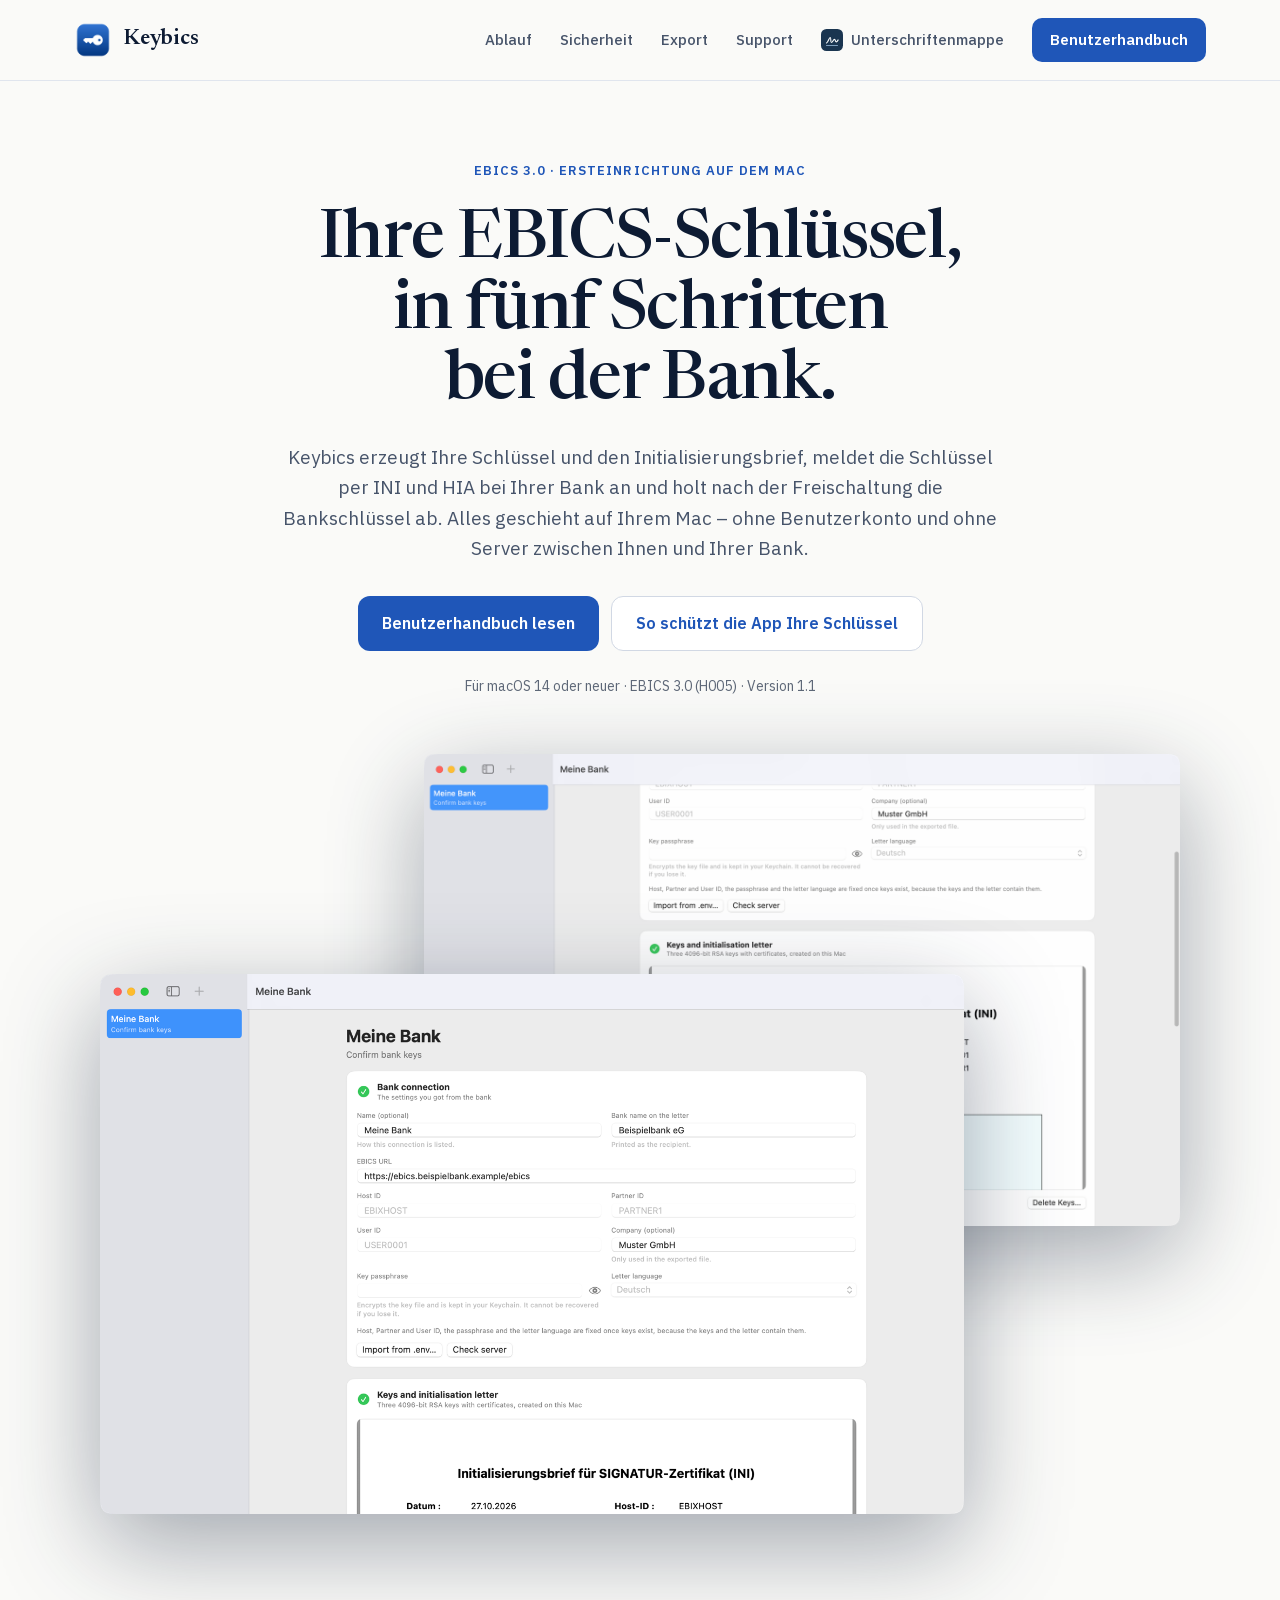
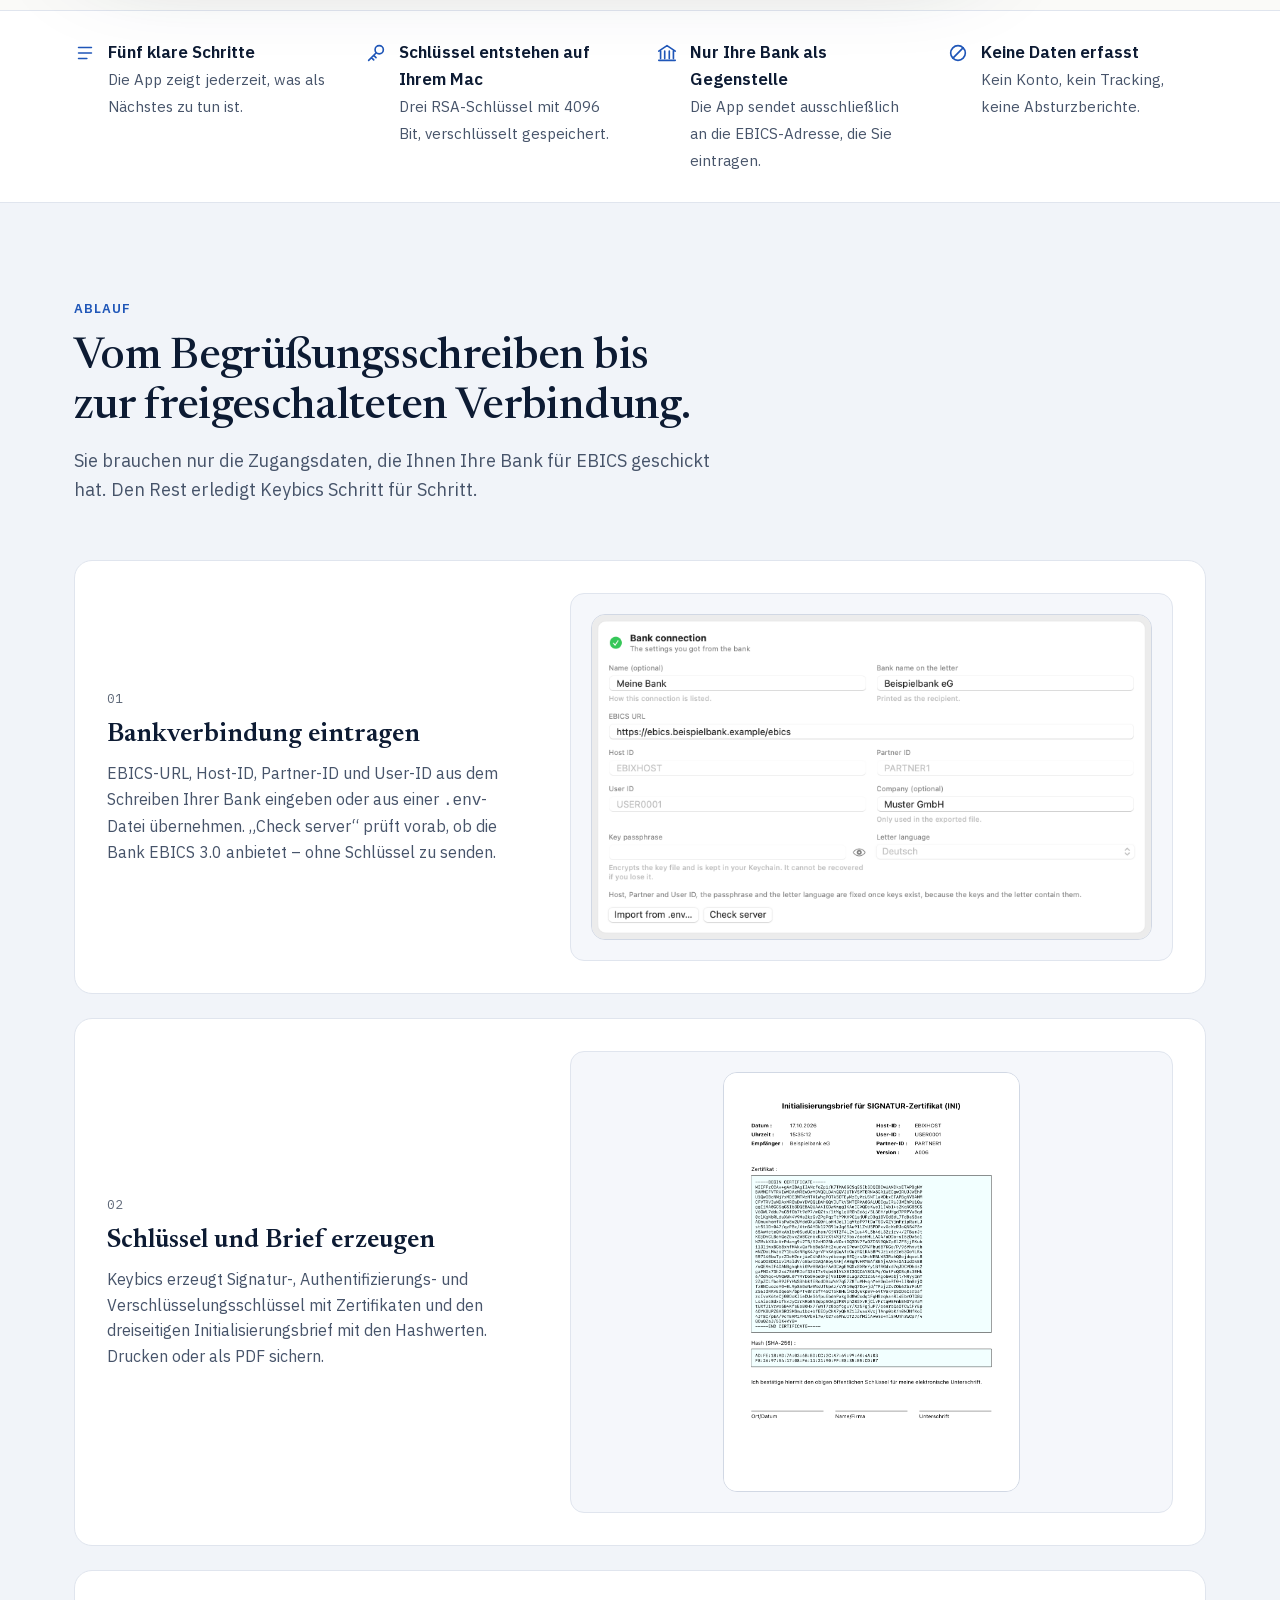
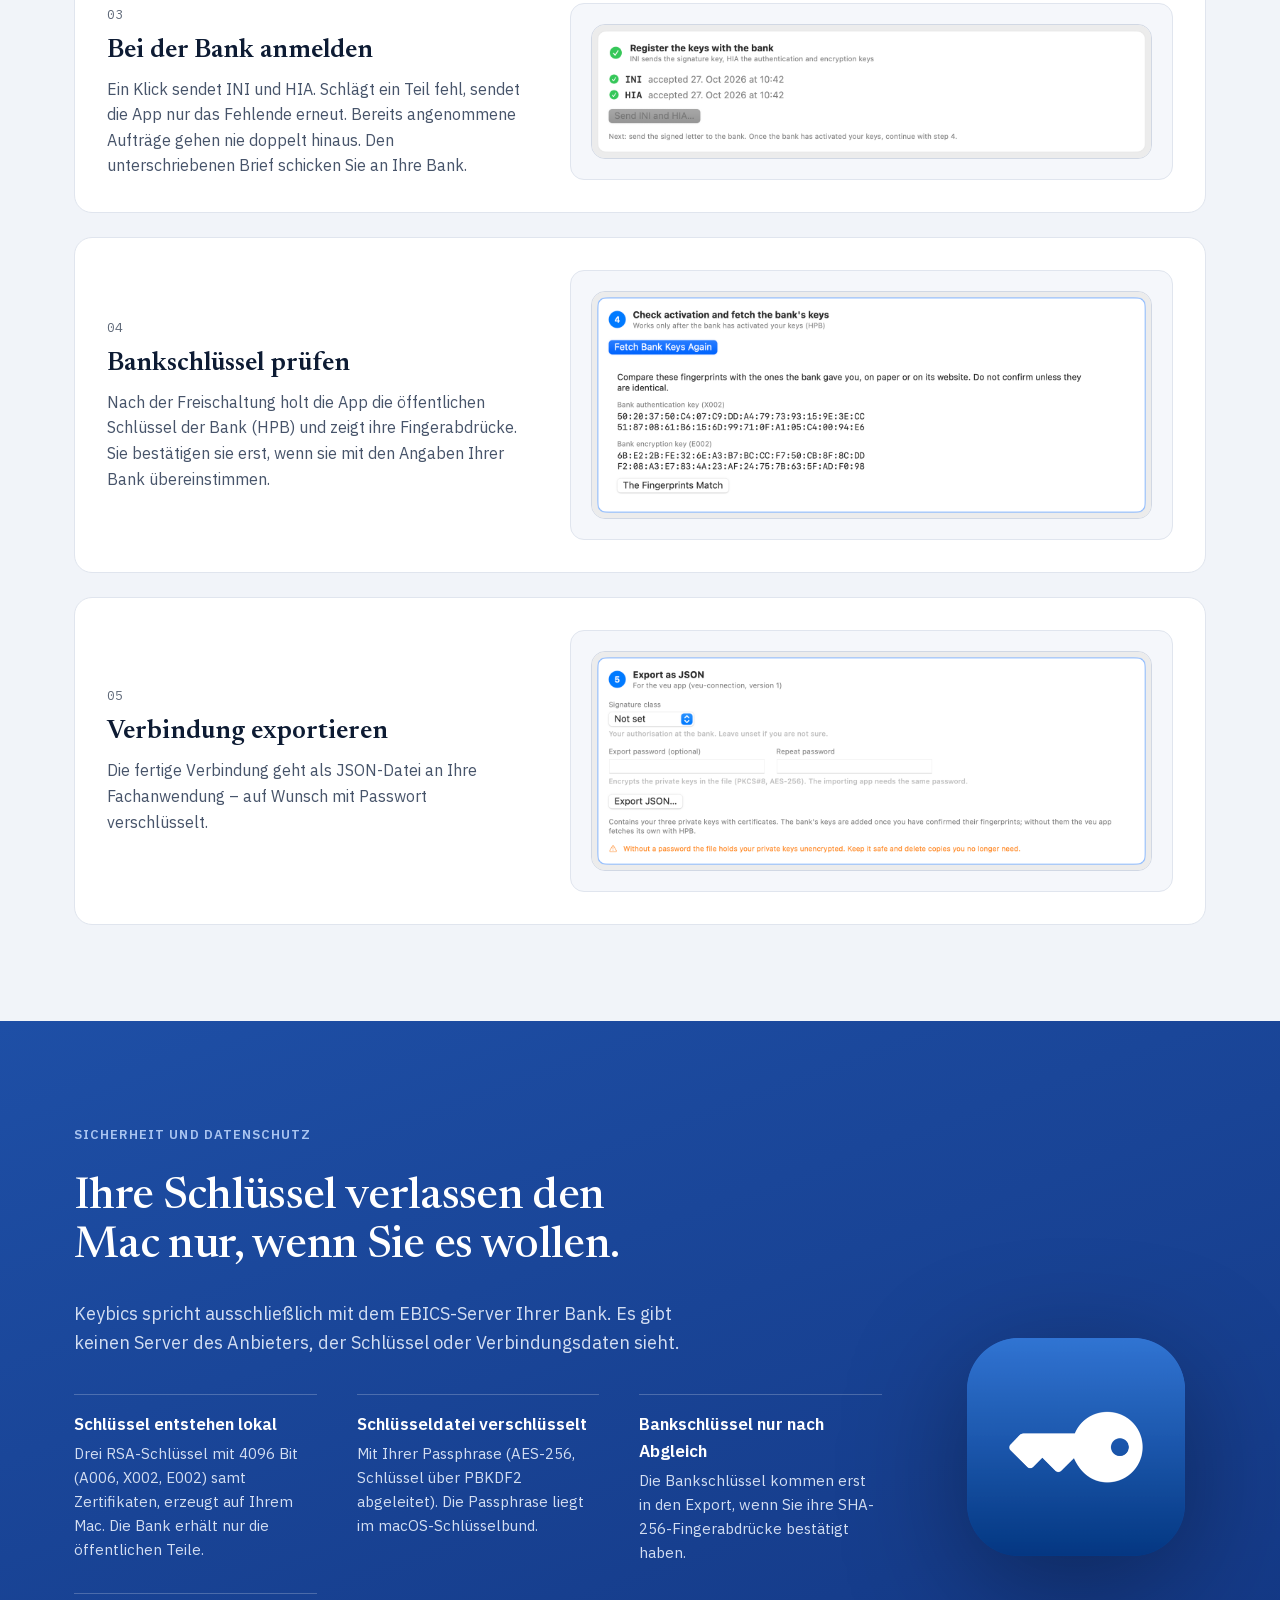
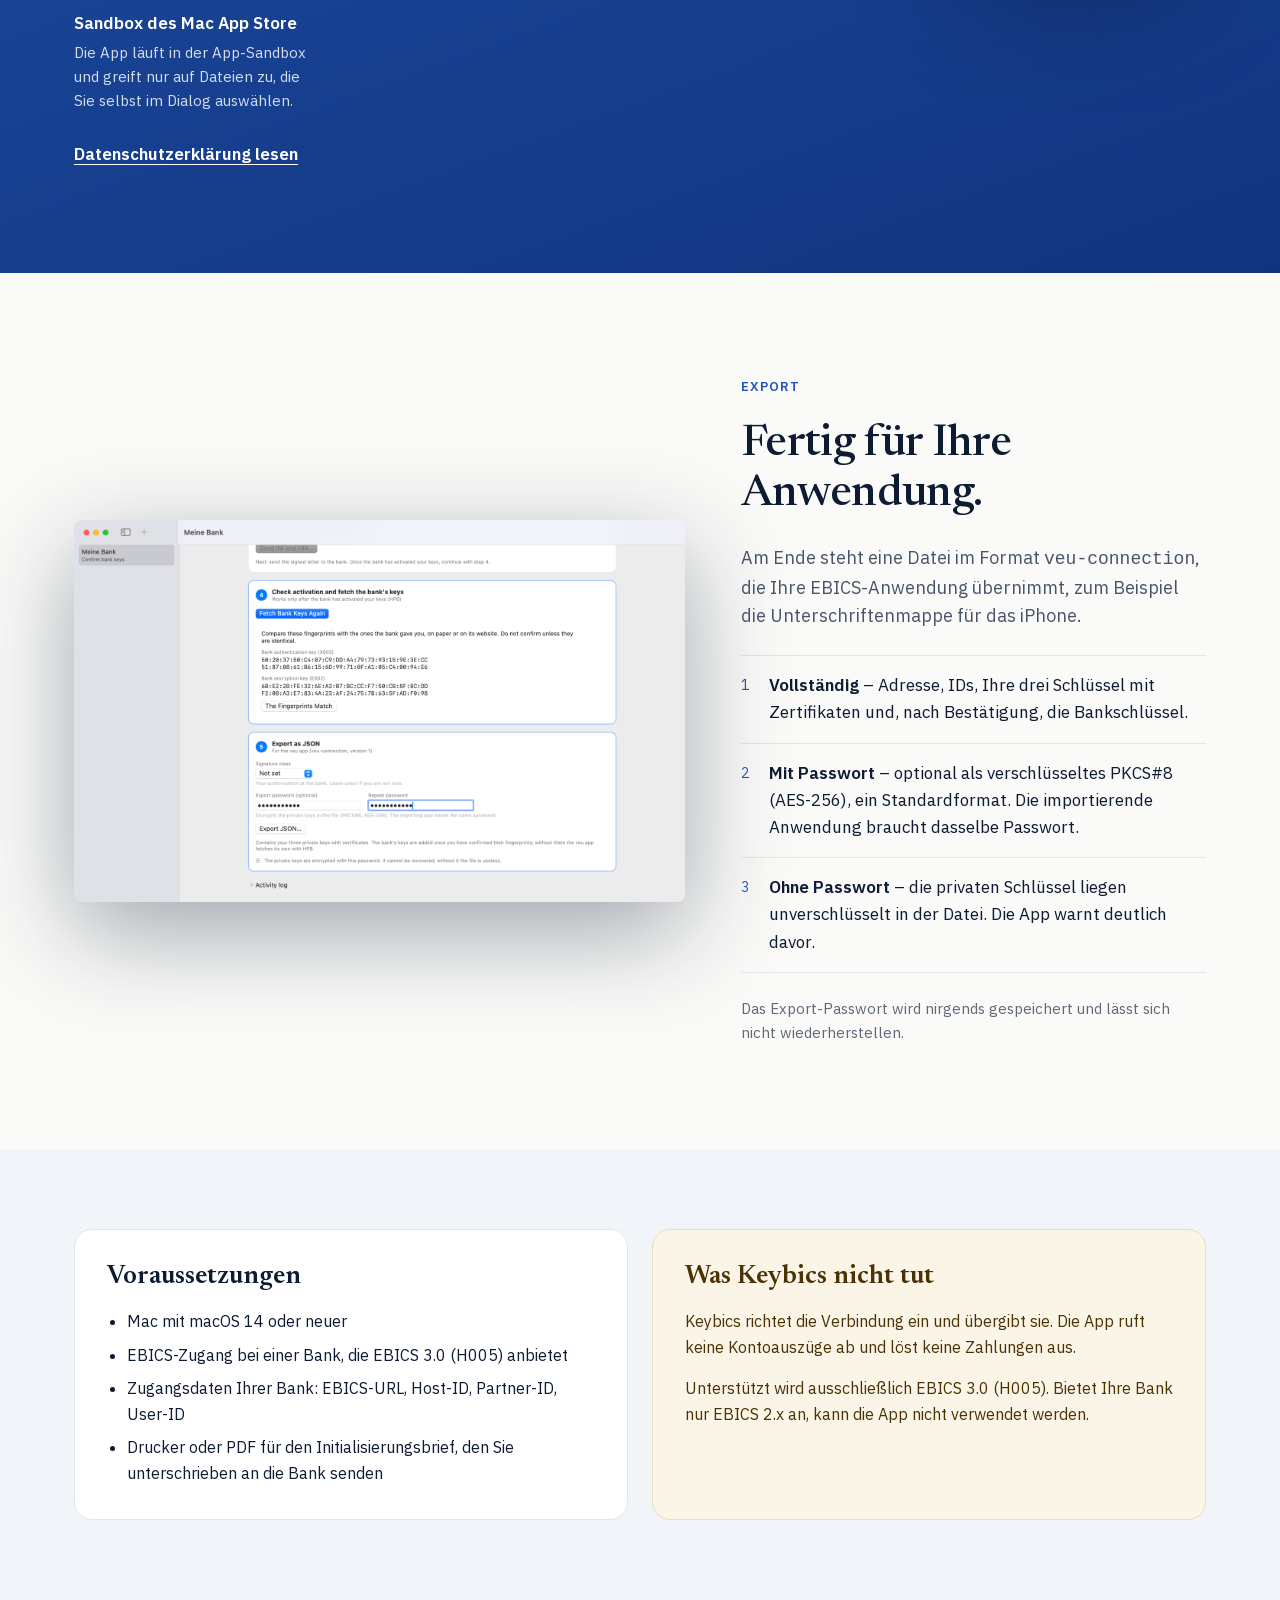
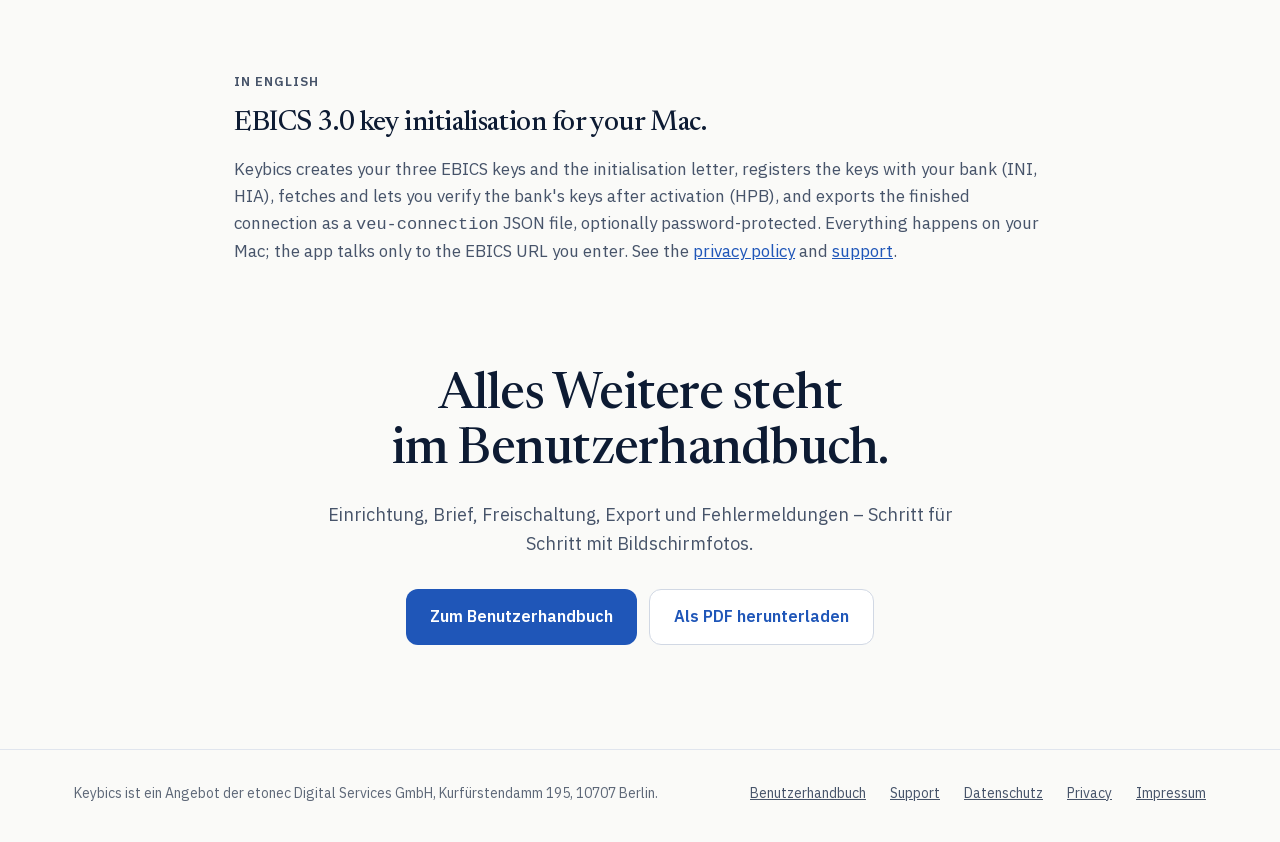
<file: index.html>
<!doctype html>
<html lang="de">
<head>
<meta charset="utf-8">
<meta name="viewport" content="width=device-width, initial-scale=1">
<title>Keybics – EBICS-Schlüssel für Ihre Bank einrichten, auf dem Mac</title>
<meta name="description" content="Keybics richtet eine EBICS-3.0-Bankverbindung auf dem Mac ein: Schlüssel und Initialisierungsbrief erzeugen, INI und HIA senden, Bankschlüssel prüfen und die Verbindung exportieren. Ohne Benutzerkonto und ohne Anbieter-Server.">
<meta property="og:title" content="Keybics">
<meta property="og:description" content="EBICS-3.0-Schlüssel auf dem Mac einrichten – in fünf Schritten, ohne Server dazwischen.">
<meta property="og:type" content="website">
<meta property="og:image" content="images/fenster-verbindung.png">
<link rel="icon" type="image/png" href="images/icon-64.png">
<link rel="apple-touch-icon" href="images/icon-180.png">
<link rel="stylesheet" href="fonts/fonts.css">
<style>
/* Farben aus dem App-Icon (Verlauf #3274D6 → #12347F) und dem Benutzerhandbuch. */
:root {
  --bg: #FAFAF8; --bg-alt: #F1F4F9; --card: #FFFFFF; --card-inset: #F5F7FB;
  --fg: #0D1B33; --muted: #47546A; --subtle: #5E6878;
  --accent: #1F56B8; --accent-fg: #FFFFFF;
  --rule: #E0E5EE; --rule-strong: #D1D8E4;
  --band: #12347F; --band-2: #1E4FA6; --band-fg: #FFFFFF; --band-muted: #D3DEF2; --band-eyebrow: #A9C4F0;
  --warn-bg: #FBF5E8; --warn-border: #EBDDBA; --warn-fg: #4A3205;
  --shadow: rgba(13, 27, 51, 0.38);
  --display: "Newsreader", Georgia, "Times New Roman", serif;
  --body: "IBM Plex Sans", -apple-system, "Helvetica Neue", Arial, sans-serif;
  --mono: "IBM Plex Mono", ui-monospace, Menlo, monospace;
}
@media (prefers-color-scheme: dark) { :root:not([data-theme="light"]) {
  --bg: #0E131B; --bg-alt: #121A26; --card: #161E2A; --card-inset: #1A2331;
  --fg: #E7EAF0; --muted: #9BA6B7; --subtle: #8893A4;
  --accent: #8DB2F2; --accent-fg: #0D1B33;
  --rule: #263041; --rule-strong: #323D50;
  --band: #0F2350; --band-2: #16336F; --band-fg: #FFFFFF; --band-muted: #C3D0E6; --band-eyebrow: #8DB2F2;
  --warn-bg: #3A2F14; --warn-border: #574620; --warn-fg: #E8C87A;
  --shadow: rgba(0, 0, 0, 0.65); color-scheme: dark;
} }
:root[data-theme="dark"] {
  --bg: #0E131B; --bg-alt: #121A26; --card: #161E2A; --card-inset: #1A2331;
  --fg: #E7EAF0; --muted: #9BA6B7; --subtle: #8893A4;
  --accent: #8DB2F2; --accent-fg: #0D1B33;
  --rule: #263041; --rule-strong: #323D50;
  --band: #0F2350; --band-2: #16336F; --band-fg: #FFFFFF; --band-muted: #C3D0E6; --band-eyebrow: #8DB2F2;
  --warn-bg: #3A2F14; --warn-border: #574620; --warn-fg: #E8C87A;
  --shadow: rgba(0, 0, 0, 0.65); color-scheme: dark;
}
* { box-sizing: border-box; }
html { scroll-behavior: smooth; }
body { margin: 0; background: var(--bg); color: var(--fg); font-family: var(--body); font-size: 17px; line-height: 1.6; -webkit-font-smoothing: antialiased; }
a { color: var(--accent); }
img { max-width: 100%; height: auto; }
.wrap { max-width: 1180px; margin: 0 auto; padding-inline: 24px; }
.eyebrow { margin: 0; font-size: 13px; font-weight: 600; letter-spacing: .08em; text-transform: uppercase; color: var(--accent); }
h1, h2, h3 { font-family: var(--display); text-wrap: balance; margin: 0; }
h2 { font-weight: 500; font-size: clamp(30px, 3.6vw, 44px); line-height: 1.12; letter-spacing: -.015em; }
.lead { margin: 0; font-size: 18px; color: var(--muted); max-width: 36em; }
.btn { display: inline-flex; align-items: center; min-height: 52px; padding: 14px 24px; border-radius: 12px; font-weight: 600; font-size: 16px; text-decoration: none; }
.btn-primary { background: var(--accent); color: var(--accent-fg); }
.btn-primary:hover { filter: brightness(1.12); }
.btn-secondary { background: var(--card); color: var(--accent); border: 1px solid var(--rule-strong); }
.btn-secondary:hover { border-color: var(--accent); }
.window { display: block; width: 100%; filter: drop-shadow(0 30px 50px var(--shadow)); }
.frame { display: block; width: 100%; border-radius: 14px; border: 1px solid var(--rule-strong); background: var(--card); }

/* Kopfzeile */
.site-header { border-bottom: 1px solid var(--rule); }
.site-header .wrap { display: flex; flex-wrap: wrap; align-items: center; justify-content: space-between; gap: 12px 32px; padding-block: 18px; }
.brand { display: flex; align-items: center; gap: 12px; text-decoration: none; color: var(--fg); font-family: var(--display); font-weight: 600; font-size: 22px; letter-spacing: -.01em; }
.brand img { width: 38px; height: 38px; }
.site-nav { display: flex; flex-wrap: wrap; align-items: center; gap: 8px 28px; font-size: 15px; font-weight: 500; }
.site-nav a { color: var(--muted); text-decoration: none; }
.site-nav a:hover { color: var(--fg); }
.site-nav .btn { min-height: 44px; padding: 10px 18px; border-radius: 10px; font-size: 15px; color: var(--accent-fg); }
/* Link to the sister app Unterschriftenmappe (iOS), with its icon. */
.site-nav .sibling { display: inline-flex; align-items: center; gap: 8px; }
.site-nav .sibling svg { width: 22px; height: 22px; flex: none; }

/* Einstieg */
.hero .wrap { display: flex; flex-direction: column; align-items: center; text-align: center; gap: 56px; padding-block: 80px 96px; }
.hero-text { display: flex; flex-direction: column; align-items: center; gap: 24px; width: 100%; max-width: 820px; min-width: 0; }
.hero h1 { font-weight: 500; font-size: clamp(34px, 5.6vw, 68px); overflow-wrap: break-word; hyphens: auto; line-height: 1.04; letter-spacing: -.02em; }
.hero .lead { font-size: 19px; max-width: 38em; }
.actions { display: flex; flex-wrap: wrap; justify-content: center; gap: 12px; padding-top: 8px; }
.meta { margin: 0; font-size: 14px; color: var(--subtle); }
.windows { position: relative; width: 100%; max-width: 1080px; aspect-ratio: 1080 / 760; }
.windows img { position: absolute; }
.windows .back { right: 0; top: 0; width: 70%; opacity: .97; }
.windows .front { left: 0; bottom: 0; width: 80%; }

/* Vorteile */
.facts { background: var(--card); border-block: 1px solid var(--rule); }
.facts .wrap { display: grid; grid-template-columns: repeat(auto-fit, minmax(220px, 1fr)); gap: 20px 32px; padding-block: 28px; }
.fact { display: flex; gap: 12px; align-items: flex-start; }
.fact svg { flex: none; margin-top: 3px; color: var(--accent); }
.fact strong { display: block; font-weight: 600; }
.fact span { font-size: 15px; color: var(--muted); }

/* Ablauf */
.steps { background: var(--bg-alt); }
.steps .wrap { display: flex; flex-direction: column; gap: 56px; padding-block: 96px; }
.section-head { display: flex; flex-direction: column; gap: 14px; max-width: 680px; }
.step-list { display: flex; flex-direction: column; gap: 24px; margin: 0; padding: 0; list-style: none; }
.step { display: flex; flex-wrap: wrap; gap: 28px 48px; align-items: center; background: var(--card); border: 1px solid var(--rule); border-radius: 18px; padding: 32px; }
.step-text { flex: 1 1 300px; min-width: 0; display: flex; flex-direction: column; gap: 10px; }
.step-num { font-family: var(--mono); font-size: 13px; color: var(--subtle); }
.step h3 { font-weight: 600; font-size: 26px; line-height: 1.2; }
.step p { margin: 0; color: var(--muted); font-size: 16px; }
.step-shot { flex: 1.6 1 420px; min-width: 0; background: var(--card-inset); border: 1px solid var(--rule); border-radius: 14px; padding: 20px; }
.step-shot.portrait { display: flex; justify-content: center; }
.step-shot.portrait img { max-height: 420px; width: auto; }

/* Sicherheit */
.security { background: linear-gradient(160deg, var(--band-2), var(--band)); color: var(--band-fg); }
.security .wrap { display: flex; flex-wrap: wrap; align-items: center; gap: 64px; padding-block: 104px; }
.security .eyebrow { color: var(--band-eyebrow); }
.security .lead { color: var(--band-muted); }
.security-text { flex: 1 1 560px; min-width: 0; display: flex; flex-direction: column; gap: 28px; }
.points { display: grid; grid-template-columns: repeat(auto-fit, minmax(240px, 1fr)); gap: 28px 40px; padding-top: 8px; }
.points div { border-top: 1px solid rgba(255, 255, 255, .22); padding-top: 16px; }
.points strong { display: block; font-weight: 600; font-size: 17px; }
.points span { display: block; font-size: 15px; color: var(--band-muted); padding-top: 4px; }
.security a { color: var(--band-fg); font-weight: 600; text-underline-offset: 4px; }
.emblem { flex: 0 1 260px; min-width: 0; margin: 0 auto; }
.emblem img { display: block; width: 100%; max-width: 260px; filter: drop-shadow(0 30px 60px rgba(0, 0, 0, .35)); }

/* Export */
.export .wrap { display: flex; flex-wrap: wrap-reverse; align-items: center; gap: 56px; padding-block: 104px; }
.export-text { flex: 1 1 400px; min-width: 0; display: flex; flex-direction: column; gap: 24px; }
.export-visual { flex: 1.4 1 520px; min-width: 0; }
.list { margin: 0; padding: 0; list-style: none; border-top: 1px solid var(--rule); }
.list li { display: flex; gap: 20px; padding: 16px 0; border-bottom: 1px solid var(--rule); }
.list li > span:first-child { font-family: var(--mono); font-size: 14px; color: var(--accent); padding-top: 2px; }
.list strong { font-weight: 600; }
.note { margin: 0; font-size: 15px; color: var(--subtle); }

/* Stand */
.status { background: var(--bg-alt); }
.status .wrap { display: grid; grid-template-columns: repeat(auto-fit, minmax(320px, 1fr)); gap: 24px; padding-block: 80px; }
.box { background: var(--card); border: 1px solid var(--rule); border-radius: 18px; padding: 32px; display: flex; flex-direction: column; gap: 16px; }
.box h2 { font-weight: 600; font-size: 26px; line-height: 1.2; letter-spacing: 0; }
.box ul { margin: 0; padding-left: 20px; display: flex; flex-direction: column; gap: 8px; font-size: 16px; }
.box p { margin: 0; font-size: 16px; }
.box.warn { background: var(--warn-bg); border-color: var(--warn-border); color: var(--warn-fg); }

/* English */
.english .wrap { display: flex; flex-direction: column; gap: 16px; padding-block: 72px 0; max-width: 860px; }
.english h2 { font-size: 28px; }
.english p { margin: 0; color: var(--muted); }

/* Abschluss */
.closing .wrap { display: flex; flex-direction: column; align-items: center; text-align: center; gap: 22px; padding-block: 104px; }
.closing h2 { font-size: clamp(30px, 4vw, 50px); line-height: 1.1; max-width: 18em; }

/* Fußzeile */
.site-footer { border-top: 1px solid var(--rule); }
.site-footer .wrap { display: flex; flex-wrap: wrap; justify-content: space-between; gap: 16px 32px; padding-block: 32px 40px; font-size: 14px; color: var(--subtle); }
.site-footer nav { display: flex; flex-wrap: wrap; gap: 8px 24px; }
.site-footer a { color: var(--muted); }

@media (max-width: 560px) {
  .hero .wrap { padding-block: 48px 64px; }
  .steps .wrap, .security .wrap, .export .wrap, .closing .wrap { padding-block: 72px; }
  .step { padding: 22px; }
  .step-shot { padding: 12px; }
  .windows { aspect-ratio: auto; }
  .windows .back { display: none; }
  .windows .front { position: static; width: 100%; }
}
</style>
</head>
<body>

<header class="site-header">
<div class="wrap">
<a class="brand" href="#top"><img src="images/icon-180.png" width="38" height="38" alt="">Keybics</a>
<nav class="site-nav" aria-label="Hauptnavigation">
<a href="#ablauf">Ablauf</a>
<a href="#sicherheit">Sicherheit</a>
<a href="#export">Export</a>
<a href="support.html">Support</a>
<a class="sibling" href="https://etoneclab.github.io/veu-app-docs/" title="Unterschriftenmappe: EBICS-Aufträge auf dem iPhone freigeben"><svg width="22" height="22" viewBox="0 0 36 36" aria-hidden="true"><rect width="36" height="36" rx="9" fill="#1A3550"/><path d="M9 23c3-1 4-9 6-9s0 8 2 8 3-5 5-5 1 4 3 4 2-2 3-3" fill="none" stroke="#FFFFFF" stroke-width="1.8" stroke-linecap="round" stroke-linejoin="round"/><path d="M9 27h18" stroke="#8FB0CE" stroke-width="1.4" stroke-linecap="round"/></svg>Unterschriftenmappe</a>
<a class="btn btn-primary" href="benutzerhandbuch.html">Benutzerhandbuch</a>
</nav>
</div>
</header>

<main id="top">

<section class="hero">
<div class="wrap">
<div class="hero-text">
<p class="eyebrow">EBICS 3.0 · Ersteinrichtung auf dem Mac</p>
<h1>Ihre EBICS-Schlüssel, in fünf Schritten bei der Bank.</h1>
<p class="lead">Keybics erzeugt Ihre Schlüssel und den Initialisierungsbrief, meldet die Schlüssel per INI und HIA bei Ihrer Bank an und holt nach der Freischaltung die Bankschlüssel ab. Alles geschieht auf Ihrem Mac – ohne Benutzerkonto und ohne Server zwischen Ihnen und Ihrer Bank.</p>
<div class="actions">
<a class="btn btn-primary" href="benutzerhandbuch.html">Benutzerhandbuch lesen</a>
<a class="btn btn-secondary" href="#sicherheit">So schützt die App Ihre Schlüssel</a>
</div>
<p class="meta">Für macOS 14 oder neuer · EBICS 3.0 (H005) · Version 1.1</p>
</div>
<div class="windows">
<img class="window back" src="images/fenster-brief.png" width="1600" height="1000" alt="Keybics mit der Vorschau des Initialisierungsbriefs">
<img class="window front" src="images/fenster-verbindung.png" width="1600" height="1000" alt="Keybics: Bankverbindung mit EBICS-URL, Host-ID, Partner-ID und User-ID">
</div>
</div>
</section>

<section class="facts" aria-label="Kurz gesagt">
<div class="wrap">
<div class="fact">
<svg width="22" height="22" viewBox="0 0 24 24" aria-hidden="true"><path d="M5 6h14M5 12h14M5 18h9" fill="none" stroke="currentColor" stroke-width="1.8" stroke-linecap="round"/></svg>
<div><strong>Fünf klare Schritte</strong><span>Die App zeigt jederzeit, was als Nächstes zu tun ist.</span></div>
</div>
<div class="fact">
<svg width="22" height="22" viewBox="0 0 24 24" aria-hidden="true"><circle cx="15.5" cy="8.5" r="4.5" fill="none" stroke="currentColor" stroke-width="1.8"/><path d="M12.3 11.7 4 20M7 17l2.5 2.5M9.5 14.5 12 17" fill="none" stroke="currentColor" stroke-width="1.8" stroke-linecap="round"/></svg>
<div><strong>Schlüssel entstehen auf Ihrem Mac</strong><span>Drei RSA-Schlüssel mit 4096 Bit, verschlüsselt gespeichert.</span></div>
</div>
<div class="fact">
<svg width="22" height="22" viewBox="0 0 24 24" aria-hidden="true"><path d="M3 10 12 4l9 6M5 10v8M9.5 10v8M14.5 10v8M19 10v8M3 20h18" fill="none" stroke="currentColor" stroke-width="1.8" stroke-linecap="round" stroke-linejoin="round"/></svg>
<div><strong>Nur Ihre Bank als Gegenstelle</strong><span>Die App sendet ausschließlich an die EBICS-Adresse, die Sie eintragen.</span></div>
</div>
<div class="fact">
<svg width="22" height="22" viewBox="0 0 24 24" aria-hidden="true"><circle cx="12" cy="12" r="8" fill="none" stroke="currentColor" stroke-width="1.8"/><path d="M6.5 17.5l11-11" stroke="currentColor" stroke-width="1.8" stroke-linecap="round"/></svg>
<div><strong>Keine Daten erfasst</strong><span>Kein Konto, kein Tracking, keine Absturzberichte.</span></div>
</div>
</div>
</section>

<section class="steps" id="ablauf">
<div class="wrap">
<div class="section-head">
<p class="eyebrow">Ablauf</p>
<h2>Vom Begrüßungsschreiben bis zur freigeschalteten Verbindung.</h2>
<p class="lead">Sie brauchen nur die Zugangsdaten, die Ihnen Ihre Bank für EBICS geschickt hat. Den Rest erledigt Keybics Schritt für Schritt.</p>
</div>
<ol class="step-list">
<li class="step">
<div class="step-text">
<div class="step-num">01</div>
<h3>Bankverbindung eintragen</h3>
<p>EBICS-URL, Host-ID, Partner-ID und User-ID aus dem Schreiben Ihrer Bank eingeben oder aus einer <code>.env</code>-Datei übernehmen. „Check server“ prüft vorab, ob die Bank EBICS 3.0 anbietet – ohne Schlüssel zu senden.</p>
</div>
<div class="step-shot"><img class="frame" src="img/schritt1-verbindung.png" width="1574" height="912" loading="lazy" alt="Schritt 1: Bankverbindung mit den Zugangsdaten"></div>
</li>
<li class="step">
<div class="step-text">
<div class="step-num">02</div>
<h3>Schlüssel und Brief erzeugen</h3>
<p>Keybics erzeugt Signatur-, Authentifizierungs- und Verschlüsselungsschlüssel mit Zertifikaten und den dreiseitigen Initialisierungsbrief mit den Hashwerten. Drucken oder als PDF sichern.</p>
</div>
<div class="step-shot portrait"><img class="frame" src="img/brief.png" width="989" height="1400" loading="lazy" alt="Initialisierungsbrief für das Signatur-Zertifikat (INI)"></div>
</li>
<li class="step">
<div class="step-text">
<div class="step-num">03</div>
<h3>Bei der Bank anmelden</h3>
<p>Ein Klick sendet INI und HIA. Schlägt ein Teil fehl, sendet die App nur das Fehlende erneut. Bereits angenommene Aufträge gehen nie doppelt hinaus. Den unterschriebenen Brief schicken Sie an Ihre Bank.</p>
</div>
<div class="step-shot"><img class="frame" src="img/schritt3-registrieren.png" width="1574" height="374" loading="lazy" alt="Schritt 3: INI und HIA von der Bank angenommen"></div>
</li>
<li class="step">
<div class="step-text">
<div class="step-num">04</div>
<h3>Bankschlüssel prüfen</h3>
<p>Nach der Freischaltung holt die App die öffentlichen Schlüssel der Bank (HPB) und zeigt ihre Fingerabdrücke. Sie bestätigen sie erst, wenn sie mit den Angaben Ihrer Bank übereinstimmen.</p>
</div>
<div class="step-shot"><img class="frame" src="img/schritt4-bankschluessel.png" width="1574" height="634" loading="lazy" alt="Schritt 4: Fingerabdrücke der Bankschlüssel"></div>
</li>
<li class="step">
<div class="step-text">
<div class="step-num">05</div>
<h3>Verbindung exportieren</h3>
<p>Die fertige Verbindung geht als JSON-Datei an Ihre Fachanwendung – auf Wunsch mit Passwort verschlüsselt.</p>
</div>
<div class="step-shot"><img class="frame" src="img/schritt5-export.png" width="1574" height="614" loading="lazy" alt="Schritt 5: Export als JSON mit optionalem Passwort"></div>
</li>
</ol>
</div>
</section>

<section class="security" id="sicherheit">
<div class="wrap">
<div class="security-text">
<p class="eyebrow">Sicherheit und Datenschutz</p>
<h2>Ihre Schlüssel verlassen den Mac nur, wenn Sie es wollen.</h2>
<p class="lead">Keybics spricht ausschließlich mit dem EBICS-Server Ihrer Bank. Es gibt keinen Server des Anbieters, der Schlüssel oder Verbindungsdaten sieht.</p>
<div class="points">
<div><strong>Schlüssel entstehen lokal</strong><span>Drei RSA-Schlüssel mit 4096 Bit (A006, X002, E002) samt Zertifikaten, erzeugt auf Ihrem Mac. Die Bank erhält nur die öffentlichen Teile.</span></div>
<div><strong>Schlüsseldatei verschlüsselt</strong><span>Mit Ihrer Passphrase (AES-256, Schlüssel über PBKDF2 abgeleitet). Die Passphrase liegt im macOS-Schlüsselbund.</span></div>
<div><strong>Bankschlüssel nur nach Abgleich</strong><span>Die Bankschlüssel kommen erst in den Export, wenn Sie ihre SHA-256-Fingerabdrücke bestätigt haben.</span></div>
<div><strong>Sandbox des Mac App Store</strong><span>Die App läuft in der App-Sandbox und greift nur auf Dateien zu, die Sie selbst im Dialog auswählen.</span></div>
</div>
<a href="datenschutz.html">Datenschutzerklärung lesen</a>
</div>
<div class="emblem"><img src="images/icon-512.png" width="512" height="512" alt=""></div>
</div>
</section>

<section class="export" id="export">
<div class="wrap">
<div class="export-visual"><img class="window" src="images/fenster-export.png" width="1600" height="1000" loading="lazy" alt="Export als JSON mit gesetztem Export-Passwort"></div>
<div class="export-text">
<p class="eyebrow">Export</p>
<h2>Fertig für Ihre Anwendung.</h2>
<p class="lead">Am Ende steht eine Datei im Format <code>veu-connection</code>, die Ihre EBICS-Anwendung übernimmt, zum Beispiel die Unterschriftenmappe für das iPhone.</p>
<ul class="list">
<li><span>1</span><span><strong>Vollständig</strong> – Adresse, IDs, Ihre drei Schlüssel mit Zertifikaten und, nach Bestätigung, die Bankschlüssel.</span></li>
<li><span>2</span><span><strong>Mit Passwort</strong> – optional als verschlüsseltes PKCS#8 (AES-256), ein Standardformat. Die importierende Anwendung braucht dasselbe Passwort.</span></li>
<li><span>3</span><span><strong>Ohne Passwort</strong> – die privaten Schlüssel liegen unverschlüsselt in der Datei. Die App warnt deutlich davor.</span></li>
</ul>
<p class="note">Das Export-Passwort wird nirgends gespeichert und lässt sich nicht wiederherstellen.</p>
</div>
</div>
</section>

<section class="status" aria-label="Voraussetzungen und Funktionsumfang">
<div class="wrap">
<div class="box">
<h2>Voraussetzungen</h2>
<ul>
<li>Mac mit macOS 14 oder neuer</li>
<li>EBICS-Zugang bei einer Bank, die EBICS 3.0 (H005) anbietet</li>
<li>Zugangsdaten Ihrer Bank: EBICS-URL, Host-ID, Partner-ID, User-ID</li>
<li>Drucker oder PDF für den Initialisierungsbrief, den Sie unterschrieben an die Bank senden</li>
</ul>
</div>
<div class="box warn">
<h2>Was Keybics nicht tut</h2>
<p>Keybics richtet die Verbindung ein und übergibt sie. Die App ruft keine Kontoauszüge ab und löst keine Zahlungen aus.</p>
<p>Unterstützt wird ausschließlich EBICS 3.0 (H005). Bietet Ihre Bank nur EBICS 2.x an, kann die App nicht verwendet werden.</p>
</div>
</div>
</section>

<section class="english" lang="en" aria-label="In English">
<div class="wrap">
<p class="eyebrow">In English</p>
<h2>EBICS 3.0 key initialisation for your Mac.</h2>
<p>Keybics creates your three EBICS keys and the initialisation letter, registers the keys with your bank (INI, HIA), fetches and lets you verify the bank's keys after activation (HPB), and exports the finished connection as a <code>veu-connection</code> JSON file, optionally password-protected. Everything happens on your Mac; the app talks only to the EBICS URL you enter. See the <a href="privacy.html">privacy policy</a> and <a href="support.html">support</a>.</p>
</div>
</section>

<section class="closing">
<div class="wrap">
<h2>Alles Weitere steht im Benutzerhandbuch.</h2>
<p class="lead">Einrichtung, Brief, Freischaltung, Export und Fehlermeldungen – Schritt für Schritt mit Bildschirmfotos.</p>
<div class="actions">
<a class="btn btn-primary" href="benutzerhandbuch.html">Zum Benutzerhandbuch</a>
<a class="btn btn-secondary" href="Keybics-Benutzerhandbuch.pdf">Als PDF herunterladen</a>
</div>
</div>
</section>

</main>

<footer class="site-footer">
<div class="wrap">
<div>Keybics ist ein Angebot der etonec Digital Services GmbH, Kurfürstendamm 195, 10707 Berlin.</div>
<nav aria-label="Rechtliches">
<a href="benutzerhandbuch.html">Benutzerhandbuch</a>
<a href="support.html">Support</a>
<a href="datenschutz.html">Datenschutz</a>
<a href="privacy.html">Privacy</a>
<a href="impressum.html">Impressum</a>
</nav>
</div>
</footer>

</body>
</html>
</file>
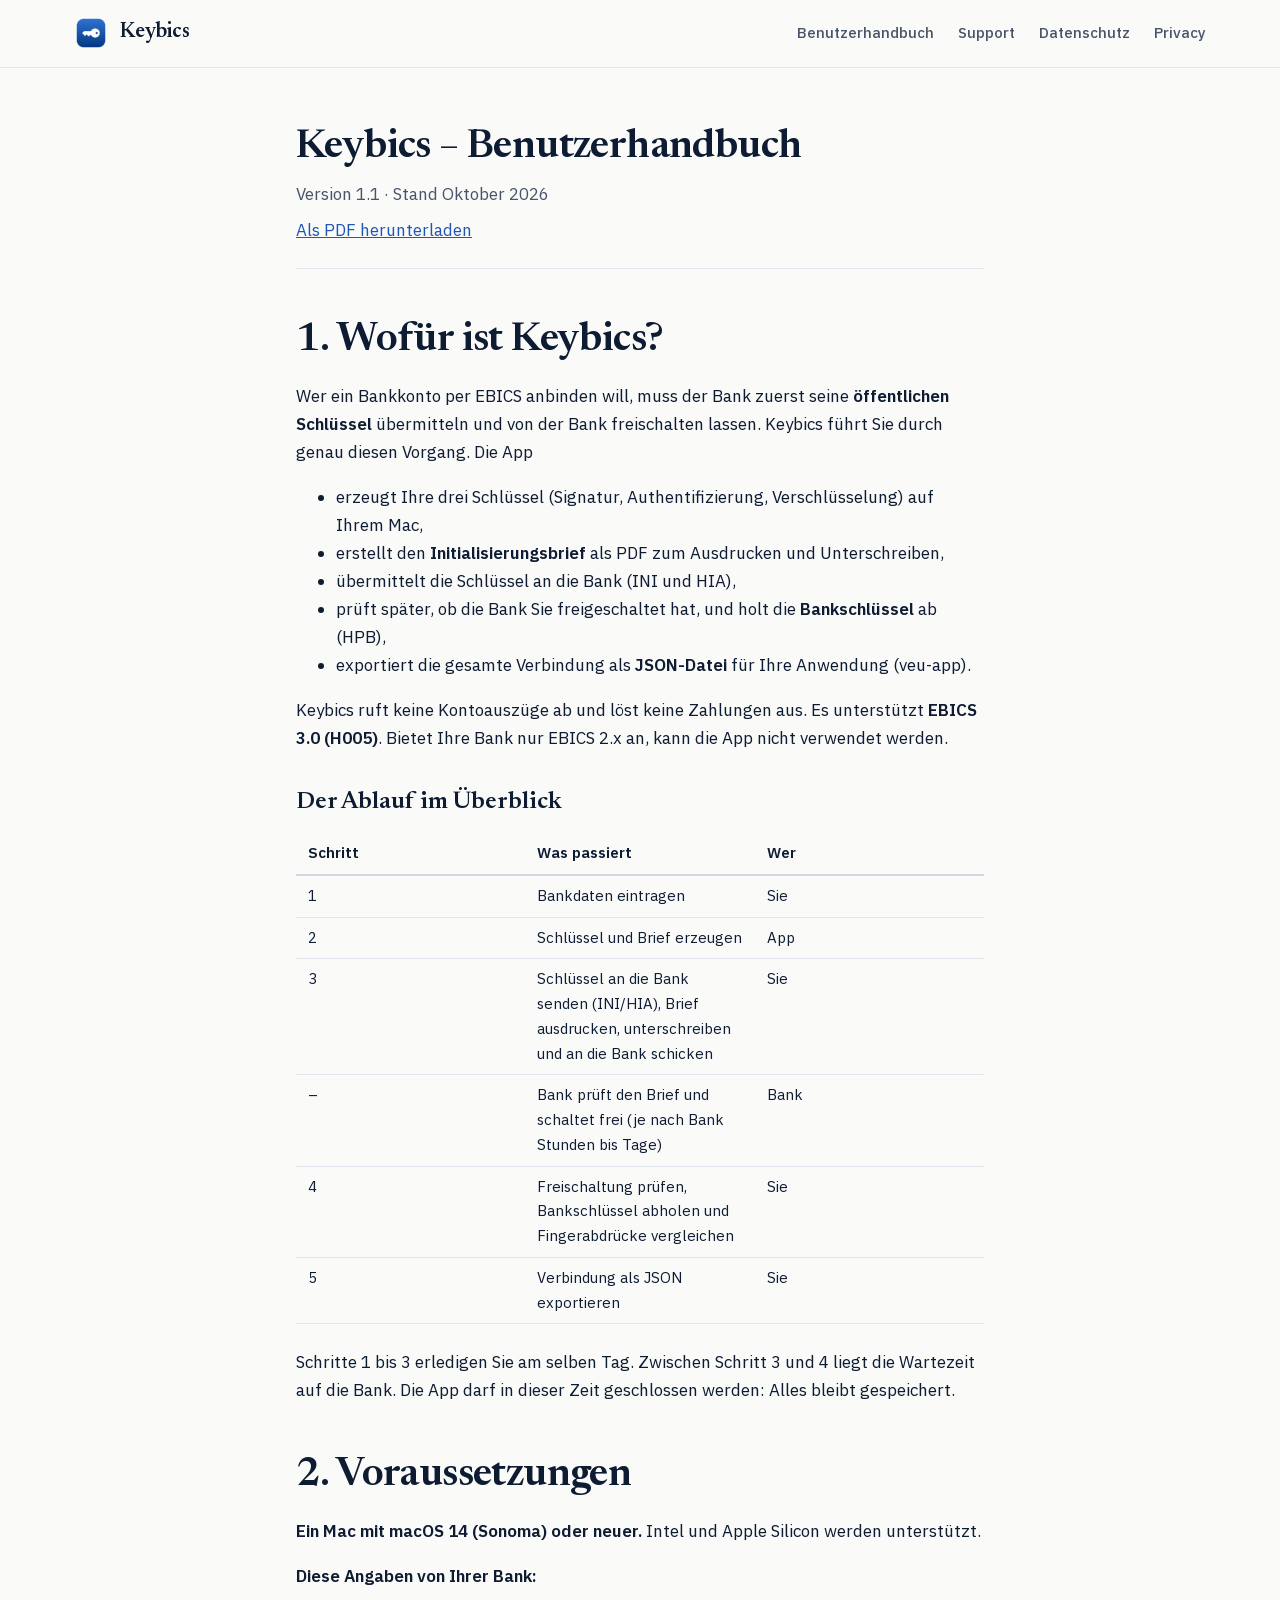
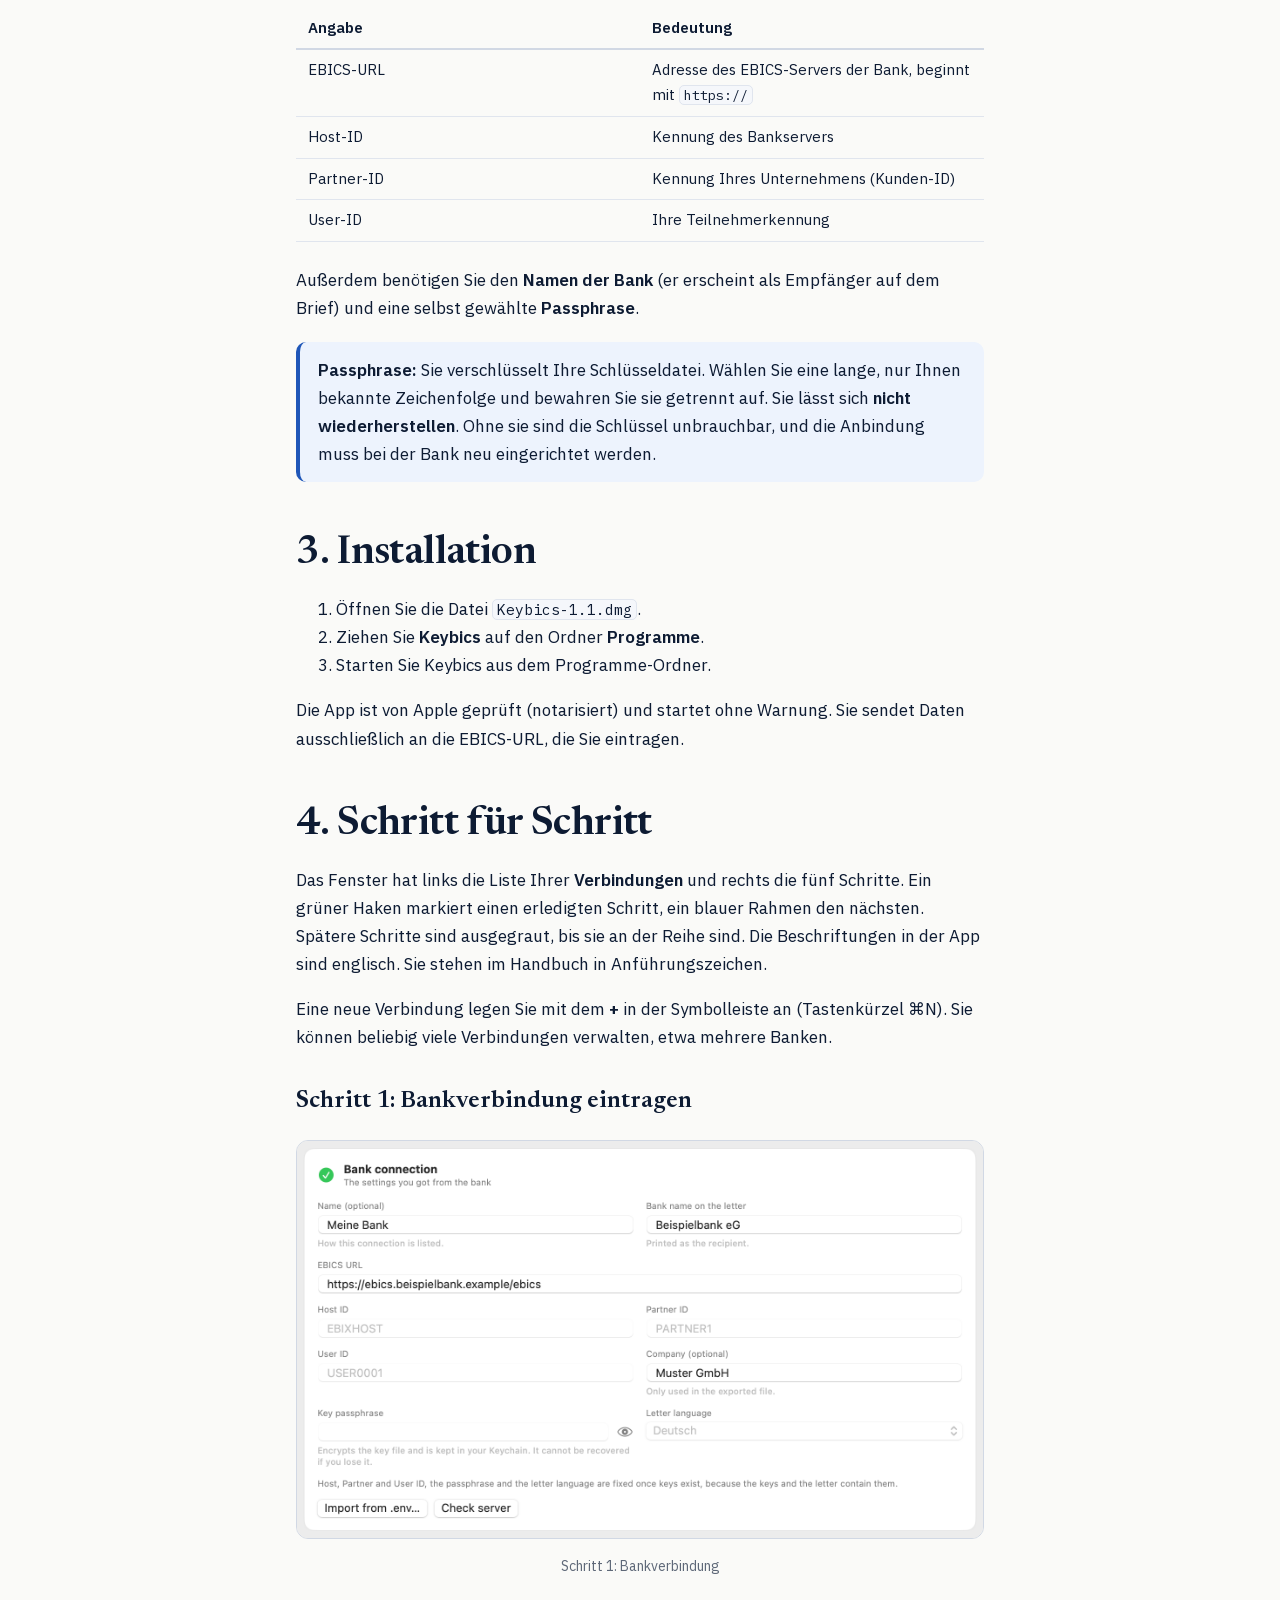
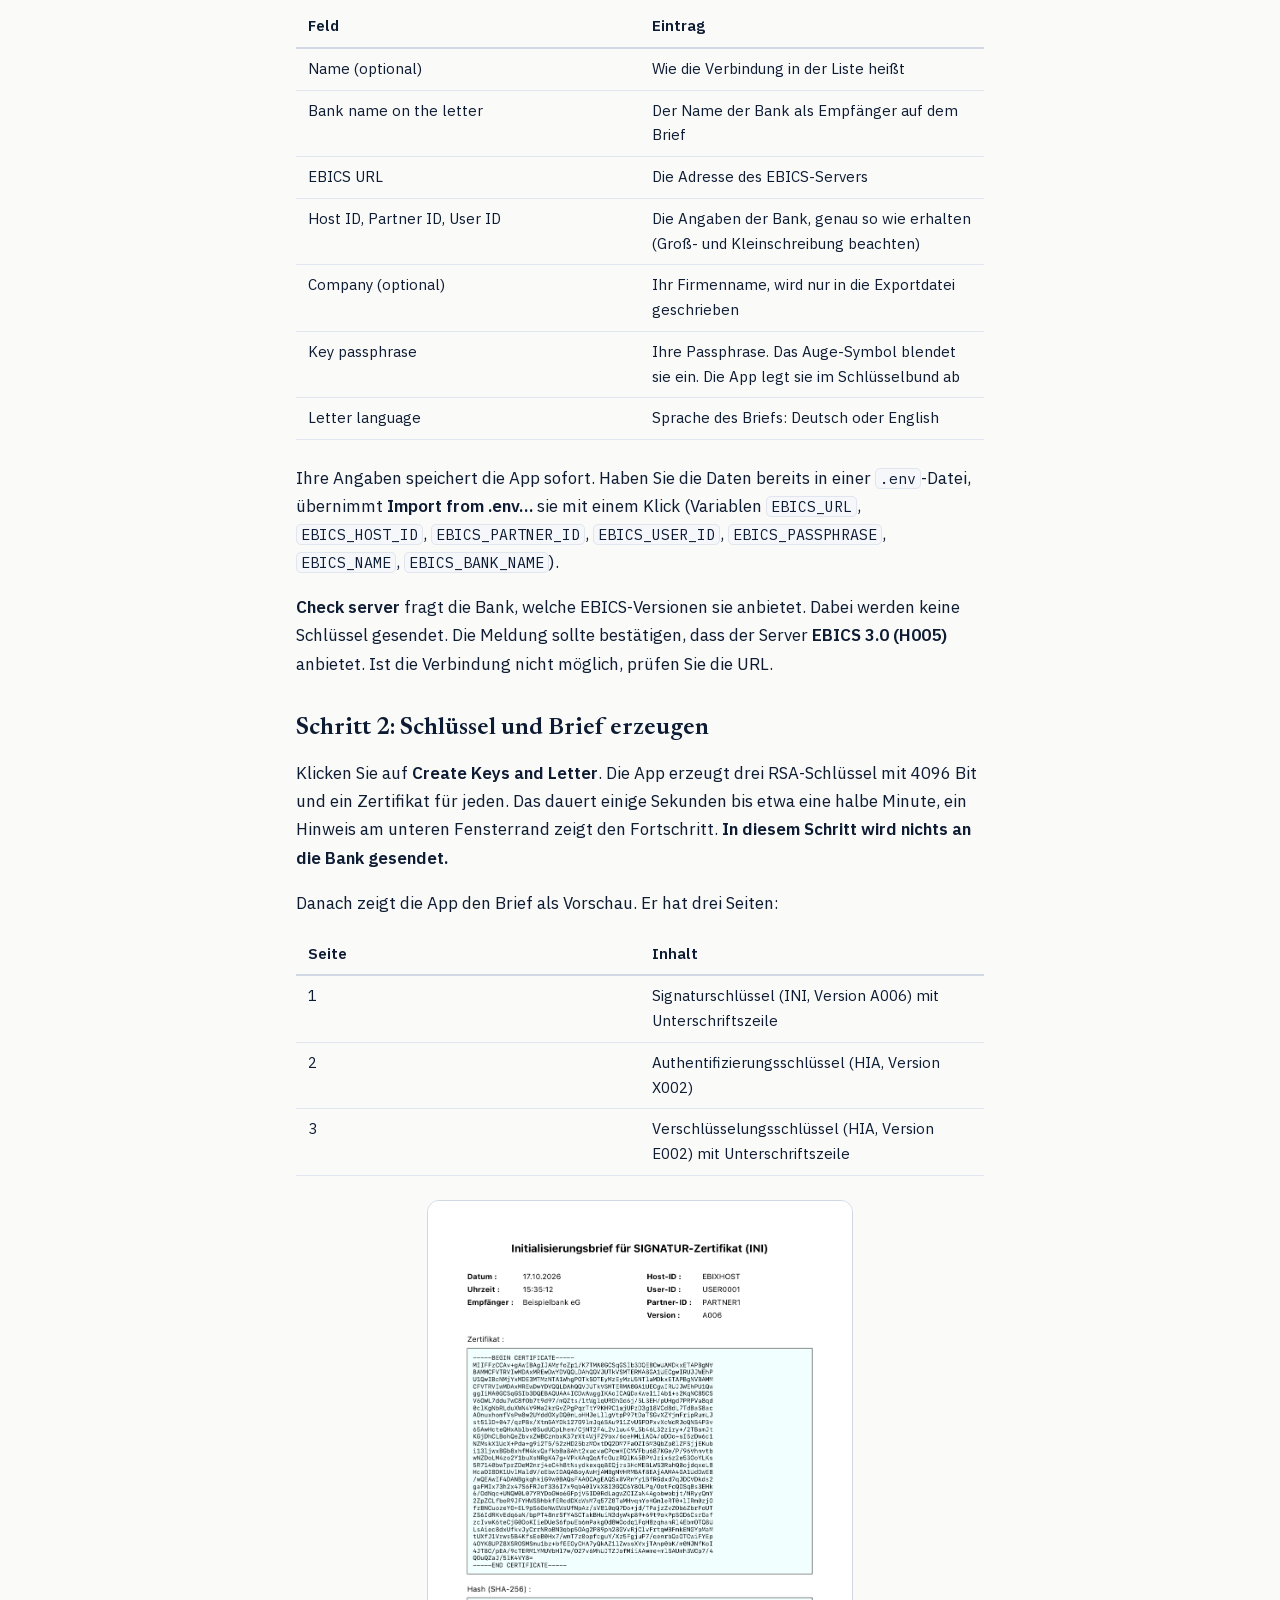
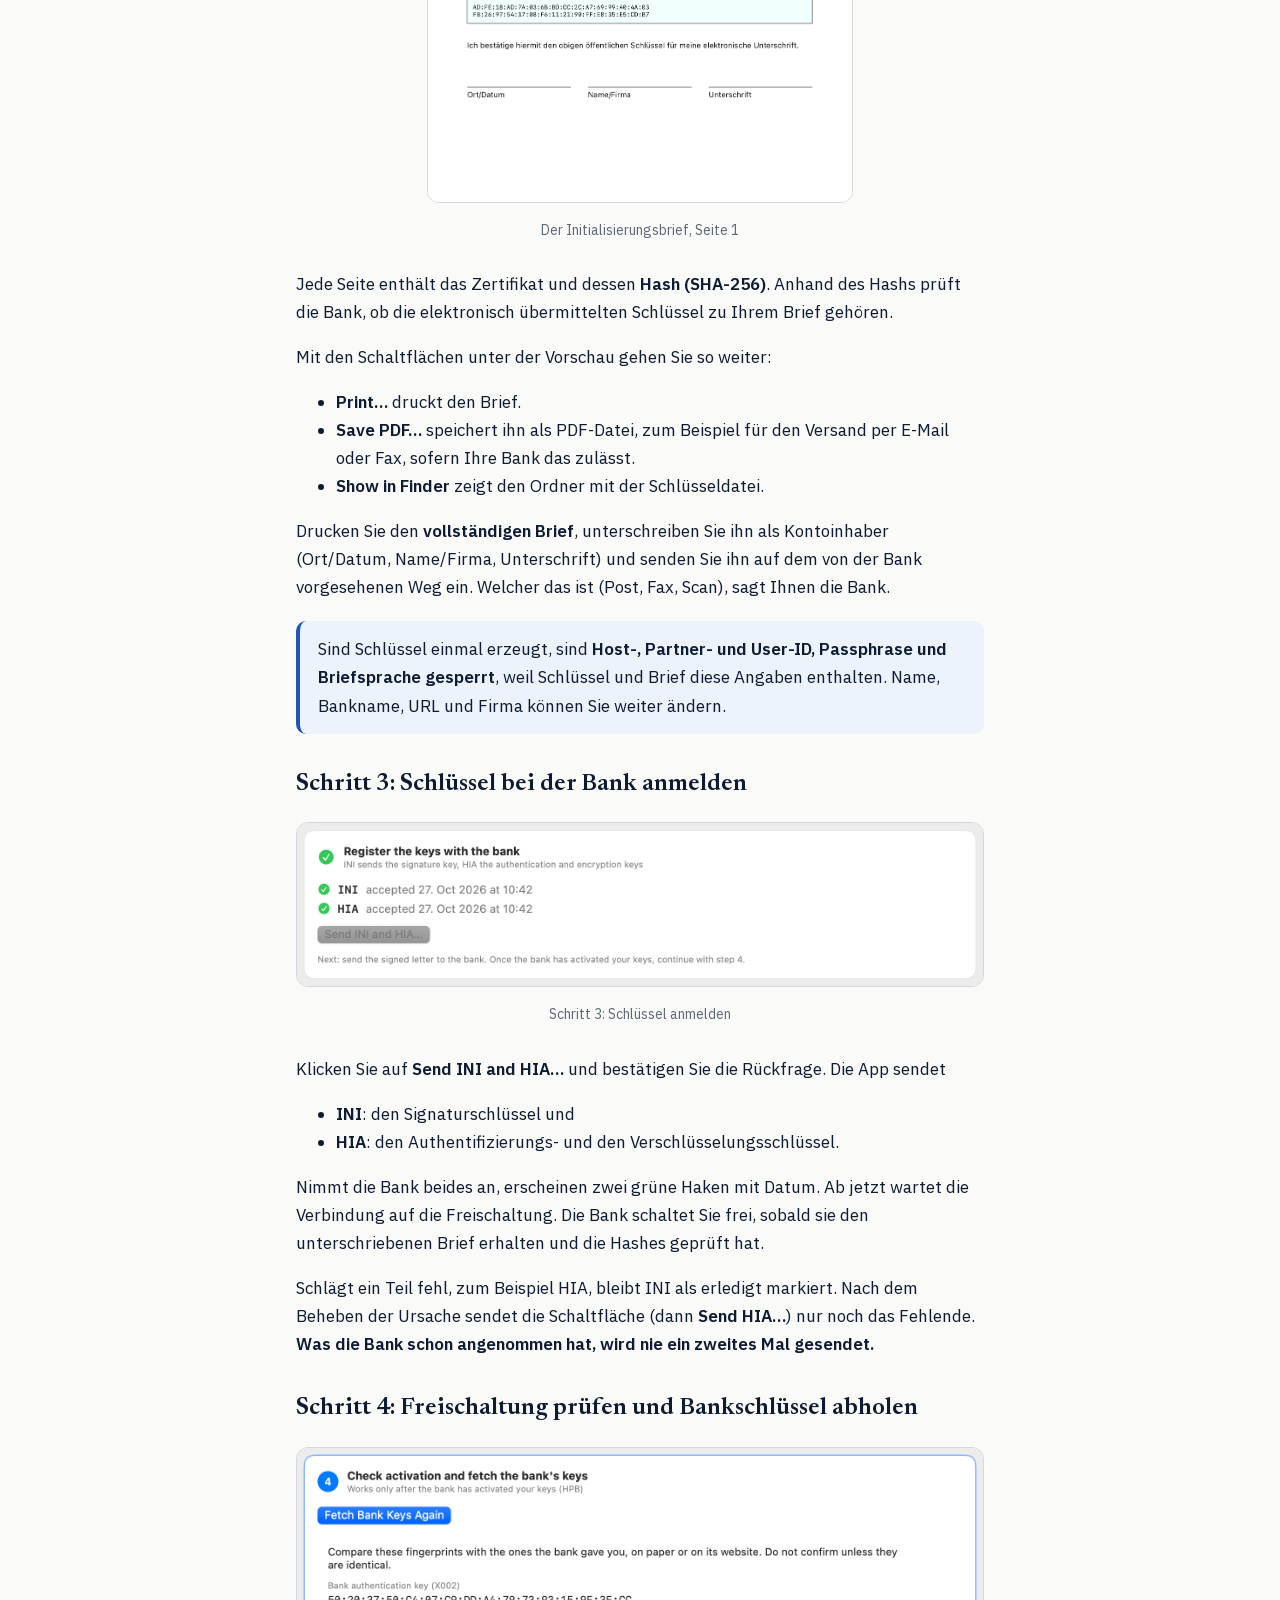
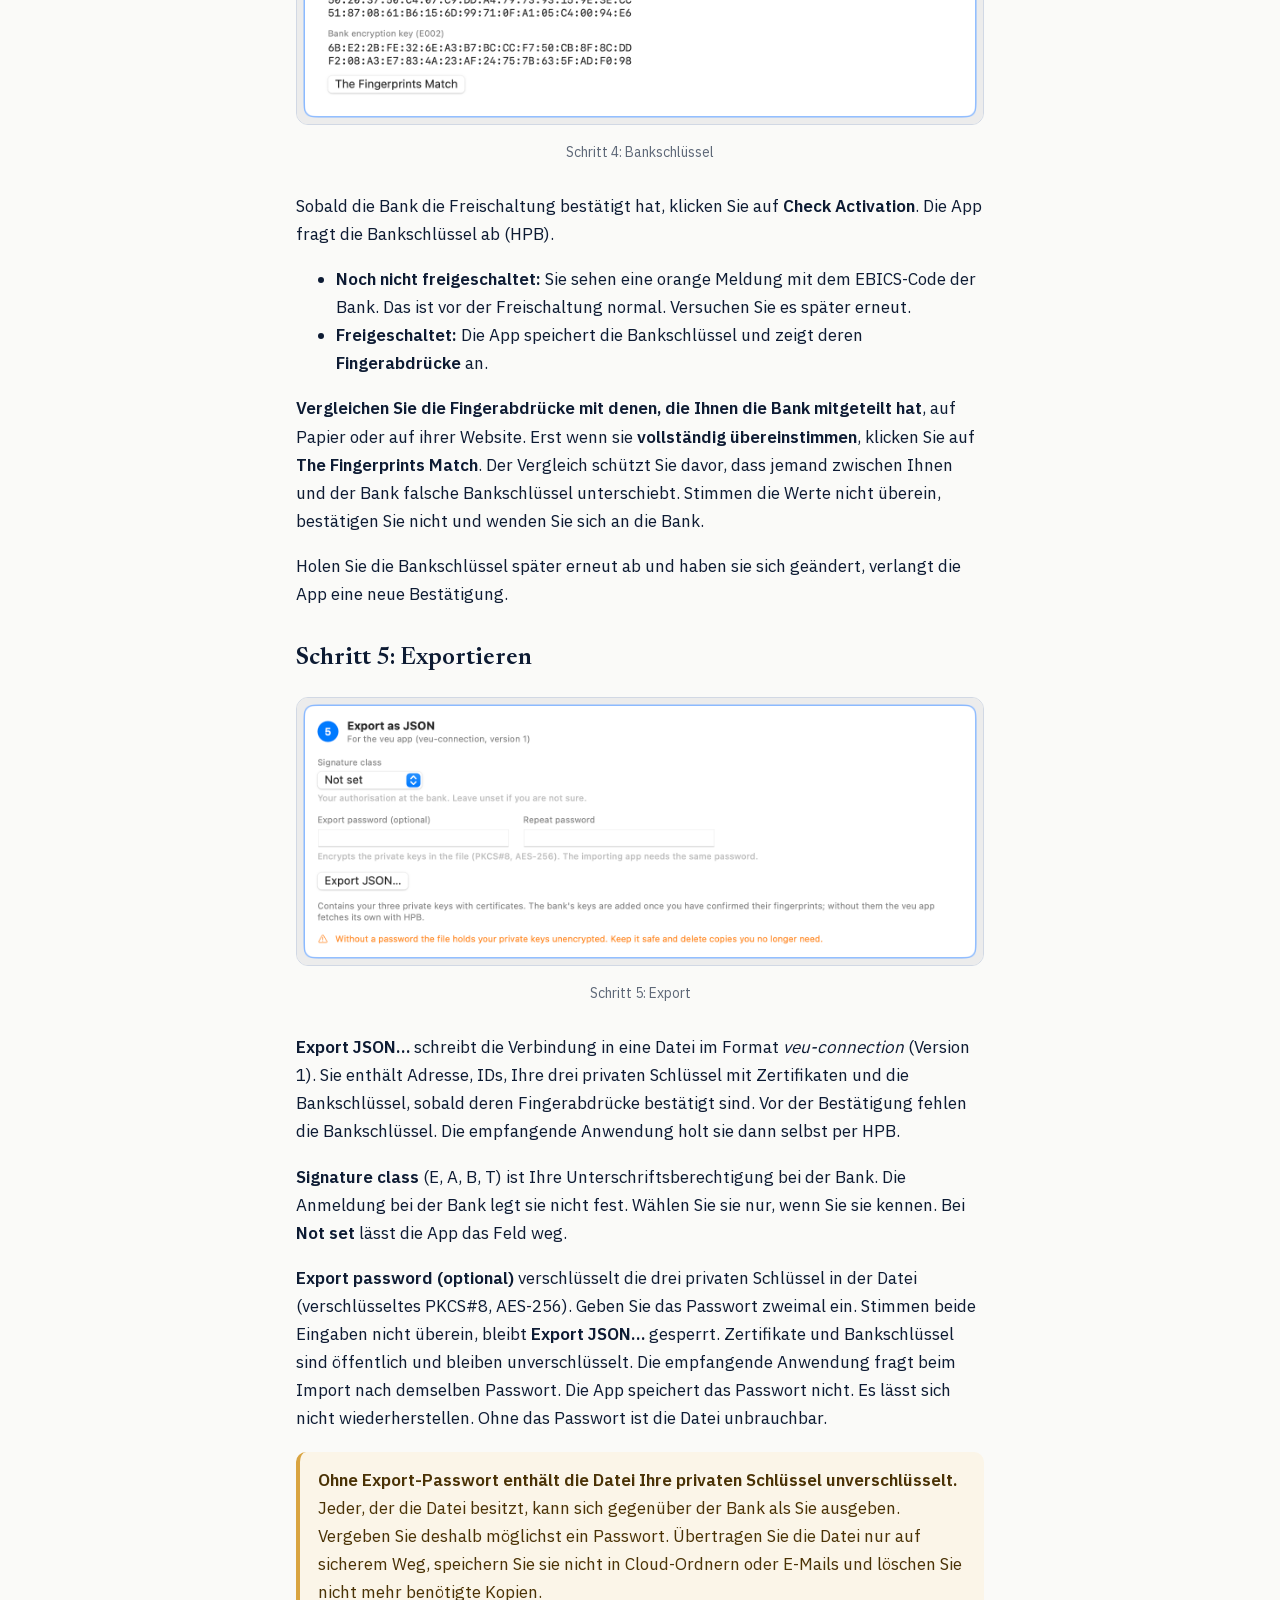
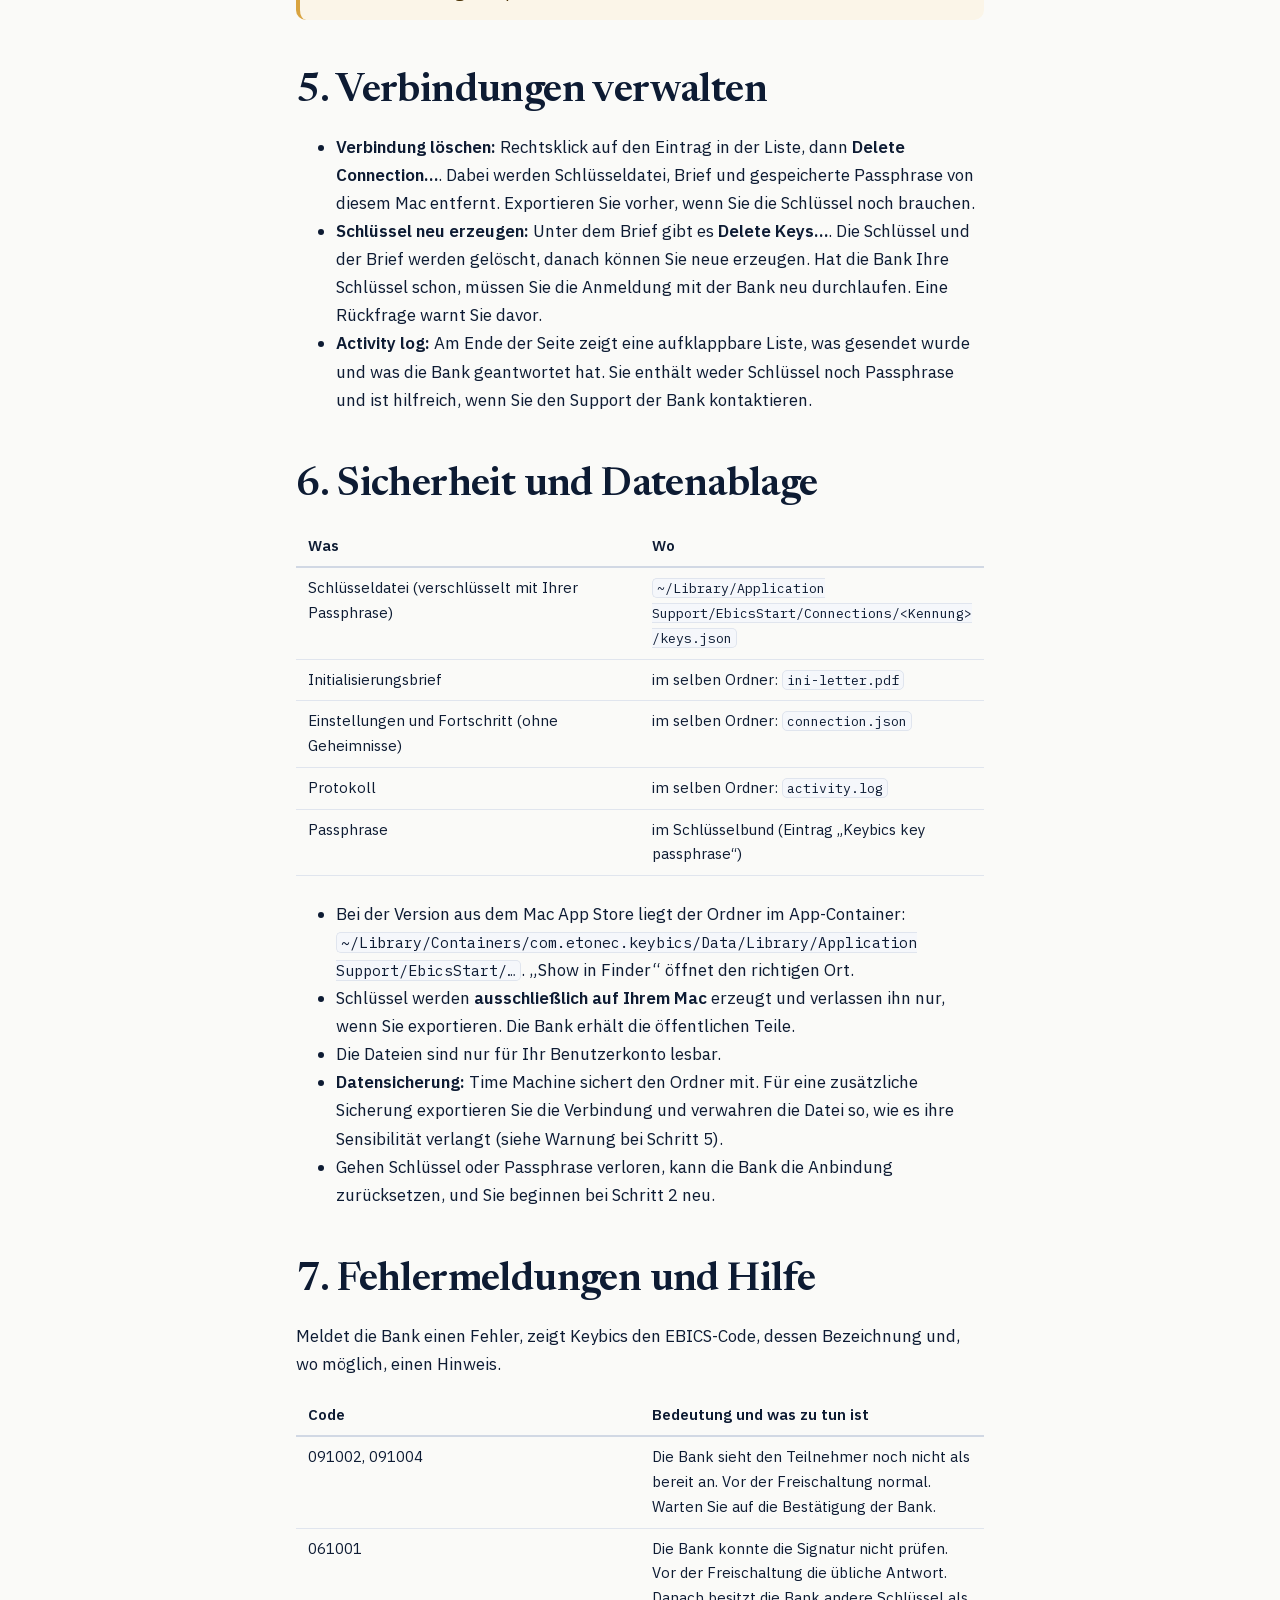
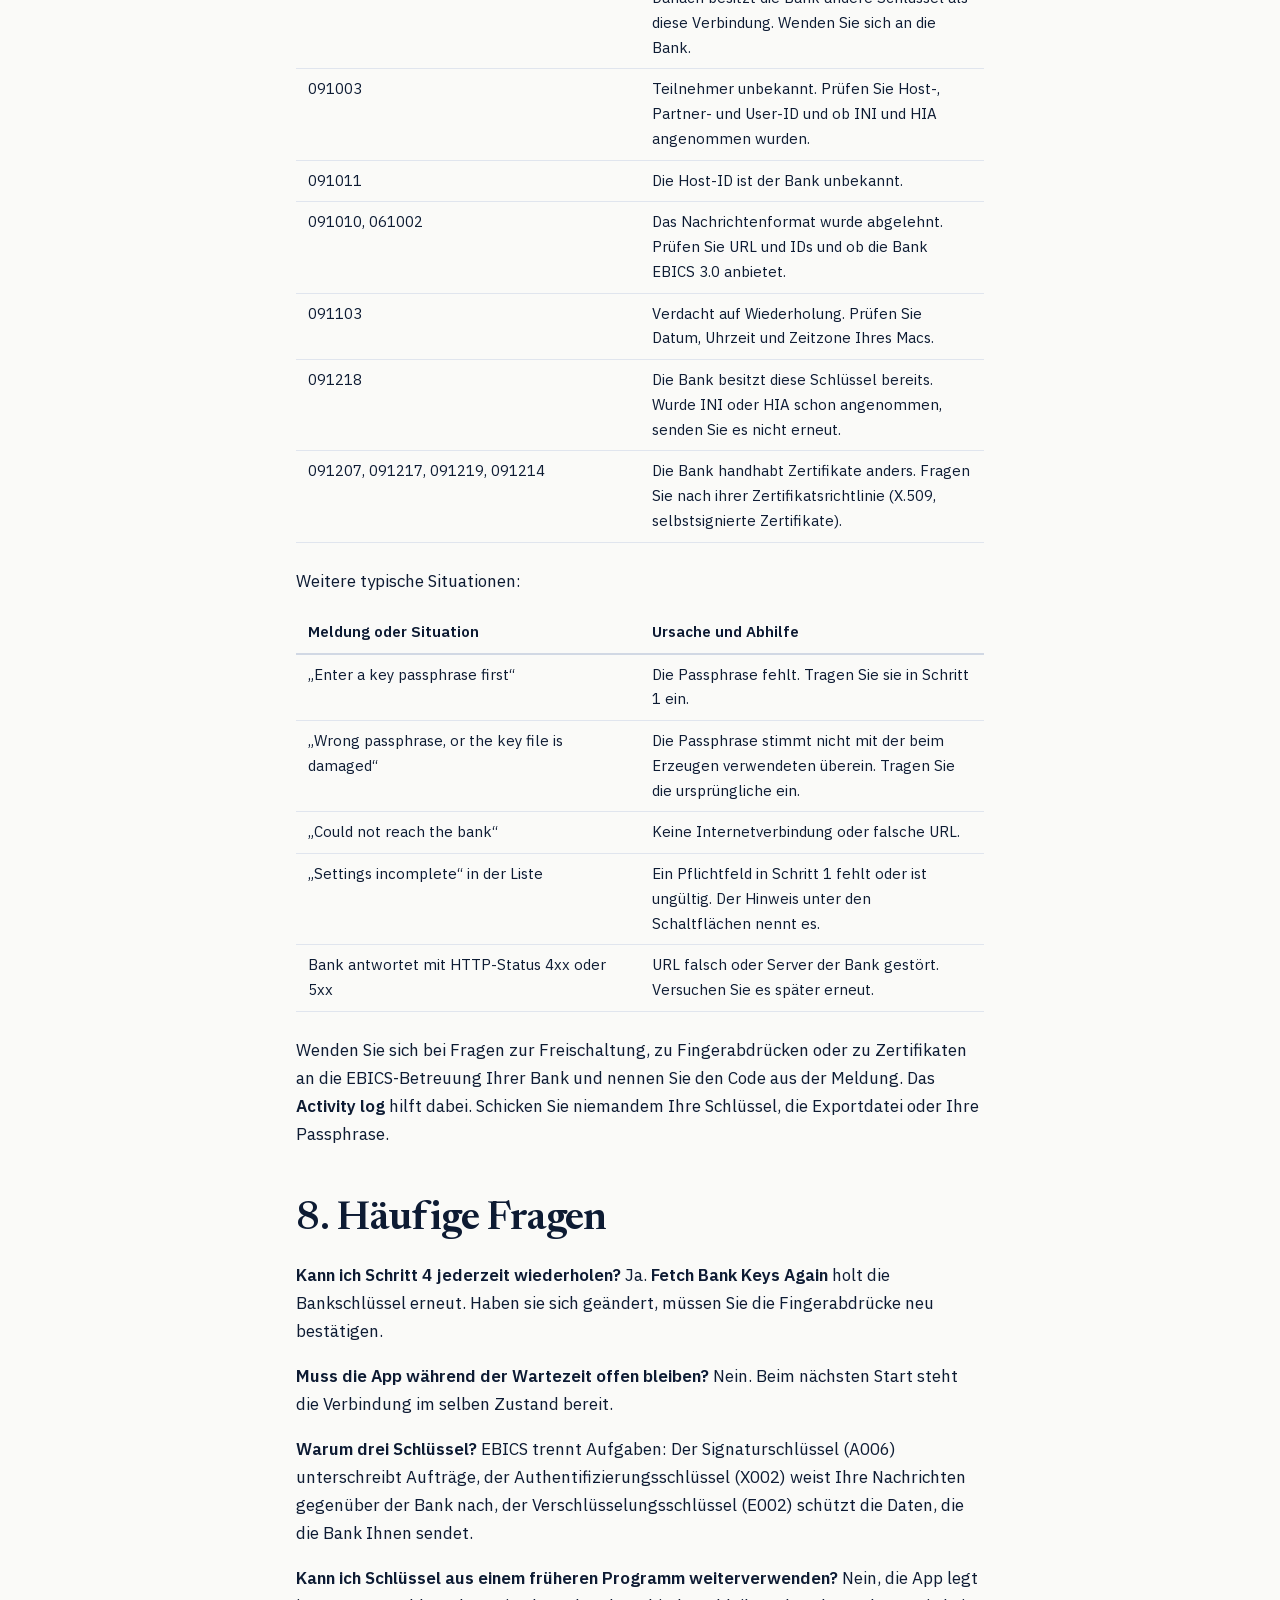
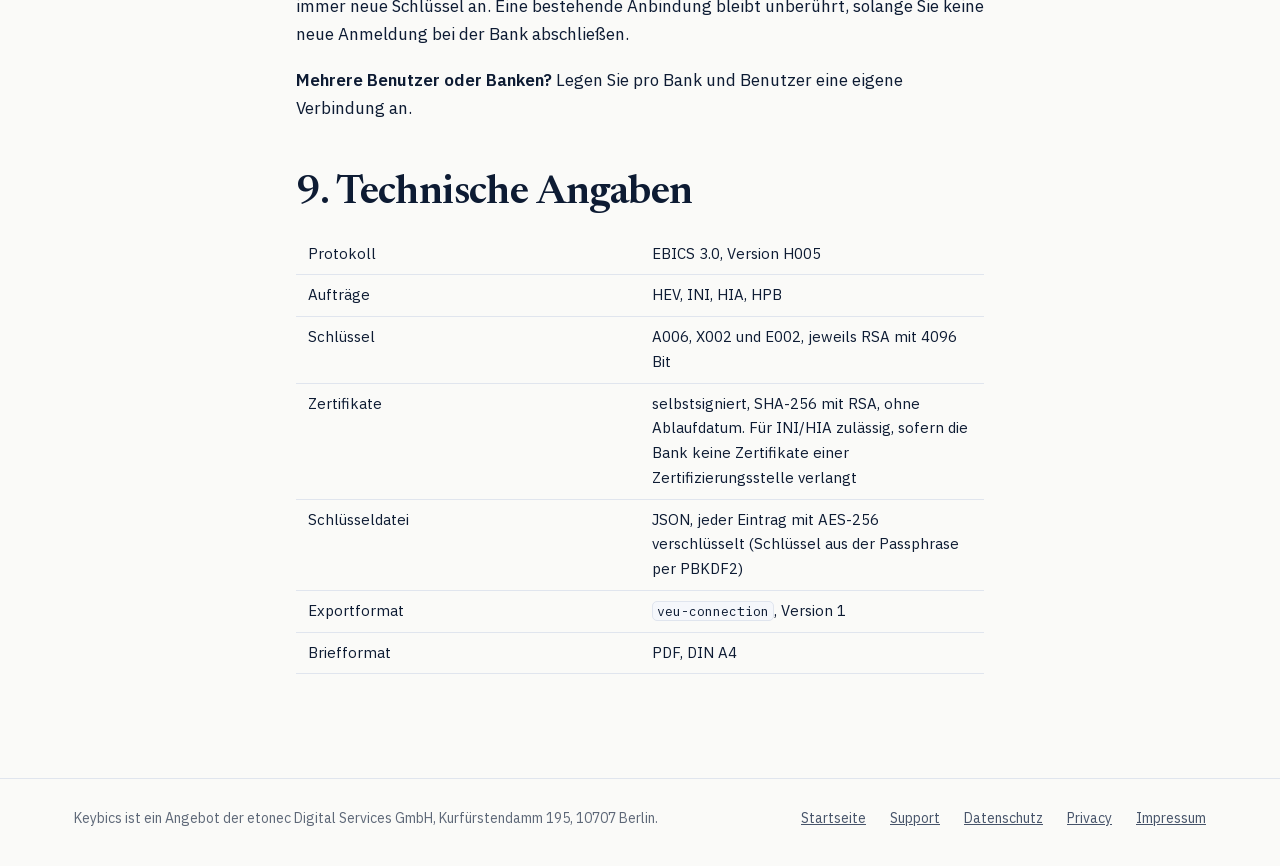
<file: benutzerhandbuch.html>
<!doctype html>
<html lang="de">
<head>
<meta charset="utf-8">
<meta name="viewport" content="width=device-width, initial-scale=1">
<title>Benutzerhandbuch – Keybics</title>
<link rel="icon" type="image/png" href="images/icon-64.png">
<link rel="apple-touch-icon" href="images/icon-180.png">
<link rel="stylesheet" href="fonts/fonts.css">
<link rel="stylesheet" href="style.css">
</head>
<body>
<header class="site-header">
<div class="wrap">
<a class="brand" href="index.html"><img src="images/icon-180.png" width="34" height="34" alt="">Keybics</a>
<nav class="site-nav" aria-label="Navigation">
<a href="benutzerhandbuch.html">Benutzerhandbuch</a>
<a href="support.html">Support</a>
<a href="datenschutz.html">Datenschutz</a>
<a href="privacy.html">Privacy</a>
</nav>
</div>
</header>
<main class="doc">
<header class="doc-title">
<h1>Keybics – Benutzerhandbuch</h1>
<p>Version 1.1 · Stand Oktober 2026</p>
<p><a href="Keybics-Benutzerhandbuch.pdf">Als PDF herunterladen</a></p>
</header>
<h1 id="wofür-ist-keybics">1. Wofür ist Keybics?</h1>
<p>Wer ein Bankkonto per EBICS anbinden will, muss der Bank zuerst seine
<strong>öffentlichen Schlüssel</strong> übermitteln und von der Bank
freischalten lassen. Keybics führt Sie durch genau diesen Vorgang. Die
App</p>
<ul>
<li>erzeugt Ihre drei Schlüssel (Signatur, Authentifizierung,
Verschlüsselung) auf Ihrem Mac,</li>
<li>erstellt den <strong>Initialisierungsbrief</strong> als PDF zum
Ausdrucken und Unterschreiben,</li>
<li>übermittelt die Schlüssel an die Bank (INI und HIA),</li>
<li>prüft später, ob die Bank Sie freigeschaltet hat, und holt die
<strong>Bankschlüssel</strong> ab (HPB),</li>
<li>exportiert die gesamte Verbindung als <strong>JSON-Datei</strong>
für Ihre Anwendung (veu-app).</li>
</ul>
<p>Keybics ruft keine Kontoauszüge ab und löst keine Zahlungen aus. Es
unterstützt <strong>EBICS 3.0 (H005)</strong>. Bietet Ihre Bank nur
EBICS 2.x an, kann die App nicht verwendet werden.</p>
<h2 id="der-ablauf-im-überblick">Der Ablauf im Überblick</h2>
<table>
<colgroup>
<col style="width: 33%" />
<col style="width: 33%" />
<col style="width: 33%" />
</colgroup>
<thead>
<tr>
<th>Schritt</th>
<th>Was passiert</th>
<th>Wer</th>
</tr>
</thead>
<tbody>
<tr>
<td>1</td>
<td>Bankdaten eintragen</td>
<td>Sie</td>
</tr>
<tr>
<td>2</td>
<td>Schlüssel und Brief erzeugen</td>
<td>App</td>
</tr>
<tr>
<td>3</td>
<td>Schlüssel an die Bank senden (INI/HIA), Brief ausdrucken,
unterschreiben und an die Bank schicken</td>
<td>Sie</td>
</tr>
<tr>
<td>–</td>
<td>Bank prüft den Brief und schaltet frei (je nach Bank Stunden bis
Tage)</td>
<td>Bank</td>
</tr>
<tr>
<td>4</td>
<td>Freischaltung prüfen, Bankschlüssel abholen und Fingerabdrücke
vergleichen</td>
<td>Sie</td>
</tr>
<tr>
<td>5</td>
<td>Verbindung als JSON exportieren</td>
<td>Sie</td>
</tr>
</tbody>
</table>
<p>Schritte 1 bis 3 erledigen Sie am selben Tag. Zwischen Schritt 3 und
4 liegt die Wartezeit auf die Bank. Die App darf in dieser Zeit
geschlossen werden: Alles bleibt gespeichert.</p>
<h1 id="voraussetzungen">2. Voraussetzungen</h1>
<p><strong>Ein Mac mit macOS 14 (Sonoma) oder neuer.</strong> Intel und
Apple Silicon werden unterstützt.</p>
<p><strong>Diese Angaben von Ihrer Bank:</strong></p>
<table>
<colgroup>
<col style="width: 50%" />
<col style="width: 50%" />
</colgroup>
<thead>
<tr>
<th>Angabe</th>
<th>Bedeutung</th>
</tr>
</thead>
<tbody>
<tr>
<td>EBICS-URL</td>
<td>Adresse des EBICS-Servers der Bank, beginnt mit
<code>https://</code></td>
</tr>
<tr>
<td>Host-ID</td>
<td>Kennung des Bankservers</td>
</tr>
<tr>
<td>Partner-ID</td>
<td>Kennung Ihres Unternehmens (Kunden-ID)</td>
</tr>
<tr>
<td>User-ID</td>
<td>Ihre Teilnehmerkennung</td>
</tr>
</tbody>
</table>
<p>Außerdem benötigen Sie den <strong>Namen der Bank</strong> (er
erscheint als Empfänger auf dem Brief) und eine selbst gewählte
<strong>Passphrase</strong>.</p>
<div class="note">
<p><strong>Passphrase:</strong> Sie verschlüsselt Ihre Schlüsseldatei.
Wählen Sie eine lange, nur Ihnen bekannte Zeichenfolge und bewahren Sie
sie getrennt auf. Sie lässt sich <strong>nicht
wiederherstellen</strong>. Ohne sie sind die Schlüssel unbrauchbar, und
die Anbindung muss bei der Bank neu eingerichtet werden.</p>
</div>
<h1 id="installation">3. Installation</h1>
<ol type="1">
<li>Öffnen Sie die Datei <code>Keybics-1.1.dmg</code>.</li>
<li>Ziehen Sie <strong>Keybics</strong> auf den Ordner
<strong>Programme</strong>.</li>
<li>Starten Sie Keybics aus dem Programme-Ordner.</li>
</ol>
<p>Die App ist von Apple geprüft (notarisiert) und startet ohne Warnung.
Sie sendet Daten ausschließlich an die EBICS-URL, die Sie eintragen.</p>
<h1 id="schritt-für-schritt">4. Schritt für Schritt</h1>
<p>Das Fenster hat links die Liste Ihrer <strong>Verbindungen</strong>
und rechts die fünf Schritte. Ein grüner Haken markiert einen erledigten
Schritt, ein blauer Rahmen den nächsten. Spätere Schritte sind
ausgegraut, bis sie an der Reihe sind. Die Beschriftungen in der App
sind englisch. Sie stehen im Handbuch in Anführungszeichen.</p>
<p>Eine neue Verbindung legen Sie mit dem <strong>+</strong> in der
Symbolleiste an (Tastenkürzel ⌘N). Sie können beliebig viele
Verbindungen verwalten, etwa mehrere Banken.</p>
<h2 id="schritt-1-bankverbindung-eintragen">Schritt 1: Bankverbindung
eintragen</h2>
<figure>
<img src="img/schritt1-verbindung.png"
alt="Schritt 1: Bankverbindung" />
<figcaption aria-hidden="true">Schritt 1: Bankverbindung</figcaption>
</figure>
<table>
<colgroup>
<col style="width: 50%" />
<col style="width: 50%" />
</colgroup>
<thead>
<tr>
<th>Feld</th>
<th>Eintrag</th>
</tr>
</thead>
<tbody>
<tr>
<td>Name (optional)</td>
<td>Wie die Verbindung in der Liste heißt</td>
</tr>
<tr>
<td>Bank name on the letter</td>
<td>Der Name der Bank als Empfänger auf dem Brief</td>
</tr>
<tr>
<td>EBICS URL</td>
<td>Die Adresse des EBICS-Servers</td>
</tr>
<tr>
<td>Host ID, Partner ID, User ID</td>
<td>Die Angaben der Bank, genau so wie erhalten (Groß- und
Kleinschreibung beachten)</td>
</tr>
<tr>
<td>Company (optional)</td>
<td>Ihr Firmenname, wird nur in die Exportdatei geschrieben</td>
</tr>
<tr>
<td>Key passphrase</td>
<td>Ihre Passphrase. Das Auge-Symbol blendet sie ein. Die App legt sie
im Schlüsselbund ab</td>
</tr>
<tr>
<td>Letter language</td>
<td>Sprache des Briefs: Deutsch oder English</td>
</tr>
</tbody>
</table>
<p>Ihre Angaben speichert die App sofort. Haben Sie die Daten bereits in
einer <code>.env</code>-Datei, übernimmt <strong>Import from
.env…</strong> sie mit einem Klick (Variablen <code>EBICS_URL</code>,
<code>EBICS_HOST_ID</code>, <code>EBICS_PARTNER_ID</code>,
<code>EBICS_USER_ID</code>, <code>EBICS_PASSPHRASE</code>,
<code>EBICS_NAME</code>, <code>EBICS_BANK_NAME</code>).</p>
<p><strong>Check server</strong> fragt die Bank, welche EBICS-Versionen
sie anbietet. Dabei werden keine Schlüssel gesendet. Die Meldung sollte
bestätigen, dass der Server <strong>EBICS 3.0 (H005)</strong> anbietet.
Ist die Verbindung nicht möglich, prüfen Sie die URL.</p>
<h2 id="schritt-2-schlüssel-und-brief-erzeugen">Schritt 2: Schlüssel und
Brief erzeugen</h2>
<p>Klicken Sie auf <strong>Create Keys and Letter</strong>. Die App
erzeugt drei RSA-Schlüssel mit 4096 Bit und ein Zertifikat für jeden.
Das dauert einige Sekunden bis etwa eine halbe Minute, ein Hinweis am
unteren Fensterrand zeigt den Fortschritt. <strong>In diesem Schritt
wird nichts an die Bank gesendet.</strong></p>
<p>Danach zeigt die App den Brief als Vorschau. Er hat drei Seiten:</p>
<table>
<colgroup>
<col style="width: 50%" />
<col style="width: 50%" />
</colgroup>
<thead>
<tr>
<th>Seite</th>
<th>Inhalt</th>
</tr>
</thead>
<tbody>
<tr>
<td>1</td>
<td>Signaturschlüssel (INI, Version A006) mit Unterschriftszeile</td>
</tr>
<tr>
<td>2</td>
<td>Authentifizierungsschlüssel (HIA, Version X002)</td>
</tr>
<tr>
<td>3</td>
<td>Verschlüsselungsschlüssel (HIA, Version E002) mit
Unterschriftszeile</td>
</tr>
</tbody>
</table>
<figure>
<img src="img/brief.png" class="letter"
alt="Der Initialisierungsbrief, Seite 1" />
<figcaption aria-hidden="true">Der Initialisierungsbrief, Seite
1</figcaption>
</figure>
<p>Jede Seite enthält das Zertifikat und dessen <strong>Hash
(SHA-256)</strong>. Anhand des Hashs prüft die Bank, ob die elektronisch
übermittelten Schlüssel zu Ihrem Brief gehören.</p>
<p>Mit den Schaltflächen unter der Vorschau gehen Sie so weiter:</p>
<ul>
<li><strong>Print…</strong> druckt den Brief.</li>
<li><strong>Save PDF…</strong> speichert ihn als PDF-Datei, zum Beispiel
für den Versand per E-Mail oder Fax, sofern Ihre Bank das zulässt.</li>
<li><strong>Show in Finder</strong> zeigt den Ordner mit der
Schlüsseldatei.</li>
</ul>
<p>Drucken Sie den <strong>vollständigen Brief</strong>, unterschreiben
Sie ihn als Kontoinhaber (Ort/Datum, Name/Firma, Unterschrift) und
senden Sie ihn auf dem von der Bank vorgesehenen Weg ein. Welcher das
ist (Post, Fax, Scan), sagt Ihnen die Bank.</p>
<div class="note">
<p>Sind Schlüssel einmal erzeugt, sind <strong>Host-, Partner- und
User-ID, Passphrase und Briefsprache gesperrt</strong>, weil Schlüssel
und Brief diese Angaben enthalten. Name, Bankname, URL und Firma können
Sie weiter ändern.</p>
</div>
<h2 id="schritt-3-schlüssel-bei-der-bank-anmelden">Schritt 3: Schlüssel
bei der Bank anmelden</h2>
<figure>
<img src="img/schritt3-registrieren.png"
alt="Schritt 3: Schlüssel anmelden" />
<figcaption aria-hidden="true">Schritt 3: Schlüssel
anmelden</figcaption>
</figure>
<p>Klicken Sie auf <strong>Send INI and HIA…</strong> und bestätigen Sie
die Rückfrage. Die App sendet</p>
<ul>
<li><strong>INI</strong>: den Signaturschlüssel und</li>
<li><strong>HIA</strong>: den Authentifizierungs- und den
Verschlüsselungsschlüssel.</li>
</ul>
<p>Nimmt die Bank beides an, erscheinen zwei grüne Haken mit Datum. Ab
jetzt wartet die Verbindung auf die Freischaltung. Die Bank schaltet Sie
frei, sobald sie den unterschriebenen Brief erhalten und die Hashes
geprüft hat.</p>
<p>Schlägt ein Teil fehl, zum Beispiel HIA, bleibt INI als erledigt
markiert. Nach dem Beheben der Ursache sendet die Schaltfläche (dann
<strong>Send HIA…</strong>) nur noch das Fehlende. <strong>Was die Bank
schon angenommen hat, wird nie ein zweites Mal gesendet.</strong></p>
<h2
id="schritt-4-freischaltung-prüfen-und-bankschlüssel-abholen">Schritt 4:
Freischaltung prüfen und Bankschlüssel abholen</h2>
<figure>
<img src="img/schritt4-bankschluessel.png"
alt="Schritt 4: Bankschlüssel" />
<figcaption aria-hidden="true">Schritt 4: Bankschlüssel</figcaption>
</figure>
<p>Sobald die Bank die Freischaltung bestätigt hat, klicken Sie auf
<strong>Check Activation</strong>. Die App fragt die Bankschlüssel ab
(HPB).</p>
<ul>
<li><strong>Noch nicht freigeschaltet:</strong> Sie sehen eine orange
Meldung mit dem EBICS-Code der Bank. Das ist vor der Freischaltung
normal. Versuchen Sie es später erneut.</li>
<li><strong>Freigeschaltet:</strong> Die App speichert die Bankschlüssel
und zeigt deren <strong>Fingerabdrücke</strong> an.</li>
</ul>
<p><strong>Vergleichen Sie die Fingerabdrücke mit denen, die Ihnen die
Bank mitgeteilt hat</strong>, auf Papier oder auf ihrer Website. Erst
wenn sie <strong>vollständig übereinstimmen</strong>, klicken Sie auf
<strong>The Fingerprints Match</strong>. Der Vergleich schützt Sie
davor, dass jemand zwischen Ihnen und der Bank falsche Bankschlüssel
unterschiebt. Stimmen die Werte nicht überein, bestätigen Sie nicht und
wenden Sie sich an die Bank.</p>
<p>Holen Sie die Bankschlüssel später erneut ab und haben sie sich
geändert, verlangt die App eine neue Bestätigung.</p>
<h2 id="schritt-5-exportieren">Schritt 5: Exportieren</h2>
<figure>
<img src="img/schritt5-export.png" alt="Schritt 5: Export" />
<figcaption aria-hidden="true">Schritt 5: Export</figcaption>
</figure>
<p><strong>Export JSON…</strong> schreibt die Verbindung in eine Datei
im Format <em>veu-connection</em> (Version 1). Sie enthält Adresse, IDs,
Ihre drei privaten Schlüssel mit Zertifikaten und die Bankschlüssel,
sobald deren Fingerabdrücke bestätigt sind. Vor der Bestätigung fehlen
die Bankschlüssel. Die empfangende Anwendung holt sie dann selbst per
HPB.</p>
<p><strong>Signature class</strong> (E, A, B, T) ist Ihre
Unterschriftsberechtigung bei der Bank. Die Anmeldung bei der Bank legt
sie nicht fest. Wählen Sie sie nur, wenn Sie sie kennen. Bei <strong>Not
set</strong> lässt die App das Feld weg.</p>
<p><strong>Export password (optional)</strong> verschlüsselt die drei
privaten Schlüssel in der Datei (verschlüsseltes PKCS#8, AES-256). Geben
Sie das Passwort zweimal ein. Stimmen beide Eingaben nicht überein,
bleibt <strong>Export JSON…</strong> gesperrt. Zertifikate und
Bankschlüssel sind öffentlich und bleiben unverschlüsselt. Die
empfangende Anwendung fragt beim Import nach demselben Passwort. Die App
speichert das Passwort nicht. Es lässt sich nicht wiederherstellen. Ohne
das Passwort ist die Datei unbrauchbar.</p>
<div class="warn">
<p><strong>Ohne Export-Passwort enthält die Datei Ihre privaten
Schlüssel unverschlüsselt.</strong> Jeder, der die Datei besitzt, kann
sich gegenüber der Bank als Sie ausgeben. Vergeben Sie deshalb möglichst
ein Passwort. Übertragen Sie die Datei nur auf sicherem Weg, speichern
Sie sie nicht in Cloud-Ordnern oder E-Mails und löschen Sie nicht mehr
benötigte Kopien.</p>
</div>
<h1 id="verbindungen-verwalten">5. Verbindungen verwalten</h1>
<ul>
<li><strong>Verbindung löschen:</strong> Rechtsklick auf den Eintrag in
der Liste, dann <strong>Delete Connection…</strong>. Dabei werden
Schlüsseldatei, Brief und gespeicherte Passphrase von diesem Mac
entfernt. Exportieren Sie vorher, wenn Sie die Schlüssel noch
brauchen.</li>
<li><strong>Schlüssel neu erzeugen:</strong> Unter dem Brief gibt es
<strong>Delete Keys…</strong>. Die Schlüssel und der Brief werden
gelöscht, danach können Sie neue erzeugen. Hat die Bank Ihre Schlüssel
schon, müssen Sie die Anmeldung mit der Bank neu durchlaufen. Eine
Rückfrage warnt Sie davor.</li>
<li><strong>Activity log:</strong> Am Ende der Seite zeigt eine
aufklappbare Liste, was gesendet wurde und was die Bank geantwortet hat.
Sie enthält weder Schlüssel noch Passphrase und ist hilfreich, wenn Sie
den Support der Bank kontaktieren.</li>
</ul>
<h1 id="sicherheit-und-datenablage">6. Sicherheit und Datenablage</h1>
<table>
<colgroup>
<col style="width: 50%" />
<col style="width: 50%" />
</colgroup>
<thead>
<tr>
<th>Was</th>
<th>Wo</th>
</tr>
</thead>
<tbody>
<tr>
<td>Schlüsseldatei (verschlüsselt mit Ihrer Passphrase)</td>
<td><code>~/Library/Application Support/EbicsStart/Connections/&lt;Kennung&gt;/keys.json</code></td>
</tr>
<tr>
<td>Initialisierungsbrief</td>
<td>im selben Ordner: <code>ini-letter.pdf</code></td>
</tr>
<tr>
<td>Einstellungen und Fortschritt (ohne Geheimnisse)</td>
<td>im selben Ordner: <code>connection.json</code></td>
</tr>
<tr>
<td>Protokoll</td>
<td>im selben Ordner: <code>activity.log</code></td>
</tr>
<tr>
<td>Passphrase</td>
<td>im Schlüsselbund (Eintrag „Keybics key passphrase“)</td>
</tr>
</tbody>
</table>
<ul>
<li>Bei der Version aus dem Mac App Store liegt der Ordner im
App-Container:
<code>~/Library/Containers/com.etonec.keybics/Data/Library/Application Support/EbicsStart/…</code>.
„Show in Finder“ öffnet den richtigen Ort.</li>
<li>Schlüssel werden <strong>ausschließlich auf Ihrem Mac</strong>
erzeugt und verlassen ihn nur, wenn Sie exportieren. Die Bank erhält die
öffentlichen Teile.</li>
<li>Die Dateien sind nur für Ihr Benutzerkonto lesbar.</li>
<li><strong>Datensicherung:</strong> Time Machine sichert den Ordner
mit. Für eine zusätzliche Sicherung exportieren Sie die Verbindung und
verwahren die Datei so, wie es ihre Sensibilität verlangt (siehe Warnung
bei Schritt 5).</li>
<li>Gehen Schlüssel oder Passphrase verloren, kann die Bank die
Anbindung zurücksetzen, und Sie beginnen bei Schritt 2 neu.</li>
</ul>
<h1 id="fehlermeldungen-und-hilfe">7. Fehlermeldungen und Hilfe</h1>
<p>Meldet die Bank einen Fehler, zeigt Keybics den EBICS-Code, dessen
Bezeichnung und, wo möglich, einen Hinweis.</p>
<table>
<colgroup>
<col style="width: 50%" />
<col style="width: 50%" />
</colgroup>
<thead>
<tr>
<th>Code</th>
<th>Bedeutung und was zu tun ist</th>
</tr>
</thead>
<tbody>
<tr>
<td>091002, 091004</td>
<td>Die Bank sieht den Teilnehmer noch nicht als bereit an. Vor der
Freischaltung normal. Warten Sie auf die Bestätigung der Bank.</td>
</tr>
<tr>
<td>061001</td>
<td>Die Bank konnte die Signatur nicht prüfen. Vor der Freischaltung die
übliche Antwort. Danach besitzt die Bank andere Schlüssel als diese
Verbindung. Wenden Sie sich an die Bank.</td>
</tr>
<tr>
<td>091003</td>
<td>Teilnehmer unbekannt. Prüfen Sie Host-, Partner- und User-ID und ob
INI und HIA angenommen wurden.</td>
</tr>
<tr>
<td>091011</td>
<td>Die Host-ID ist der Bank unbekannt.</td>
</tr>
<tr>
<td>091010, 061002</td>
<td>Das Nachrichtenformat wurde abgelehnt. Prüfen Sie URL und IDs und ob
die Bank EBICS 3.0 anbietet.</td>
</tr>
<tr>
<td>091103</td>
<td>Verdacht auf Wiederholung. Prüfen Sie Datum, Uhrzeit und Zeitzone
Ihres Macs.</td>
</tr>
<tr>
<td>091218</td>
<td>Die Bank besitzt diese Schlüssel bereits. Wurde INI oder HIA schon
angenommen, senden Sie es nicht erneut.</td>
</tr>
<tr>
<td>091207, 091217, 091219, 091214</td>
<td>Die Bank handhabt Zertifikate anders. Fragen Sie nach ihrer
Zertifikatsrichtlinie (X.509, selbstsignierte Zertifikate).</td>
</tr>
</tbody>
</table>
<p>Weitere typische Situationen:</p>
<table>
<colgroup>
<col style="width: 50%" />
<col style="width: 50%" />
</colgroup>
<thead>
<tr>
<th>Meldung oder Situation</th>
<th>Ursache und Abhilfe</th>
</tr>
</thead>
<tbody>
<tr>
<td>„Enter a key passphrase first“</td>
<td>Die Passphrase fehlt. Tragen Sie sie in Schritt 1 ein.</td>
</tr>
<tr>
<td>„Wrong passphrase, or the key file is damaged“</td>
<td>Die Passphrase stimmt nicht mit der beim Erzeugen verwendeten
überein. Tragen Sie die ursprüngliche ein.</td>
</tr>
<tr>
<td>„Could not reach the bank“</td>
<td>Keine Internetverbindung oder falsche URL.</td>
</tr>
<tr>
<td>„Settings incomplete“ in der Liste</td>
<td>Ein Pflichtfeld in Schritt 1 fehlt oder ist ungültig. Der Hinweis
unter den Schaltflächen nennt es.</td>
</tr>
<tr>
<td>Bank antwortet mit HTTP-Status 4xx oder 5xx</td>
<td>URL falsch oder Server der Bank gestört. Versuchen Sie es später
erneut.</td>
</tr>
</tbody>
</table>
<p>Wenden Sie sich bei Fragen zur Freischaltung, zu Fingerabdrücken oder
zu Zertifikaten an die EBICS-Betreuung Ihrer Bank und nennen Sie den
Code aus der Meldung. Das <strong>Activity log</strong> hilft dabei.
Schicken Sie niemandem Ihre Schlüssel, die Exportdatei oder Ihre
Passphrase.</p>
<h1 id="häufige-fragen">8. Häufige Fragen</h1>
<p><strong>Kann ich Schritt 4 jederzeit wiederholen?</strong> Ja.
<strong>Fetch Bank Keys Again</strong> holt die Bankschlüssel erneut.
Haben sie sich geändert, müssen Sie die Fingerabdrücke neu
bestätigen.</p>
<p><strong>Muss die App während der Wartezeit offen bleiben?</strong>
Nein. Beim nächsten Start steht die Verbindung im selben Zustand
bereit.</p>
<p><strong>Warum drei Schlüssel?</strong> EBICS trennt Aufgaben: Der
Signaturschlüssel (A006) unterschreibt Aufträge, der
Authentifizierungsschlüssel (X002) weist Ihre Nachrichten gegenüber der
Bank nach, der Verschlüsselungsschlüssel (E002) schützt die Daten, die
die Bank Ihnen sendet.</p>
<p><strong>Kann ich Schlüssel aus einem früheren Programm
weiterverwenden?</strong> Nein, die App legt immer neue Schlüssel an.
Eine bestehende Anbindung bleibt unberührt, solange Sie keine neue
Anmeldung bei der Bank abschließen.</p>
<p><strong>Mehrere Benutzer oder Banken?</strong> Legen Sie pro Bank und
Benutzer eine eigene Verbindung an.</p>
<h1 id="technische-angaben">9. Technische Angaben</h1>
<table>
<colgroup>
<col style="width: 50%" />
<col style="width: 50%" />
</colgroup>
<tbody>
<tr>
<td>Protokoll</td>
<td>EBICS 3.0, Version H005</td>
</tr>
<tr>
<td>Aufträge</td>
<td>HEV, INI, HIA, HPB</td>
</tr>
<tr>
<td>Schlüssel</td>
<td>A006, X002 und E002, jeweils RSA mit 4096 Bit</td>
</tr>
<tr>
<td>Zertifikate</td>
<td>selbstsigniert, SHA-256 mit RSA, ohne Ablaufdatum. Für INI/HIA
zulässig, sofern die Bank keine Zertifikate einer Zertifizierungsstelle
verlangt</td>
</tr>
<tr>
<td>Schlüsseldatei</td>
<td>JSON, jeder Eintrag mit AES-256 verschlüsselt (Schlüssel aus der
Passphrase per PBKDF2)</td>
</tr>
<tr>
<td>Exportformat</td>
<td><code>veu-connection</code>, Version 1</td>
</tr>
<tr>
<td>Briefformat</td>
<td>PDF, DIN A4</td>
</tr>
</tbody>
</table>
</main>
<footer class="site-footer">
<div class="wrap">
<div>Keybics ist ein Angebot der etonec Digital Services GmbH, Kurfürstendamm 195, 10707 Berlin.</div>
<nav aria-label="Rechtliches">
<a href="index.html">Startseite</a>
<a href="support.html">Support</a>
<a href="datenschutz.html">Datenschutz</a>
<a href="privacy.html">Privacy</a>
<a href="impressum.html">Impressum</a>
</nav>
</div>
</footer>
</body>
</html>
</file>
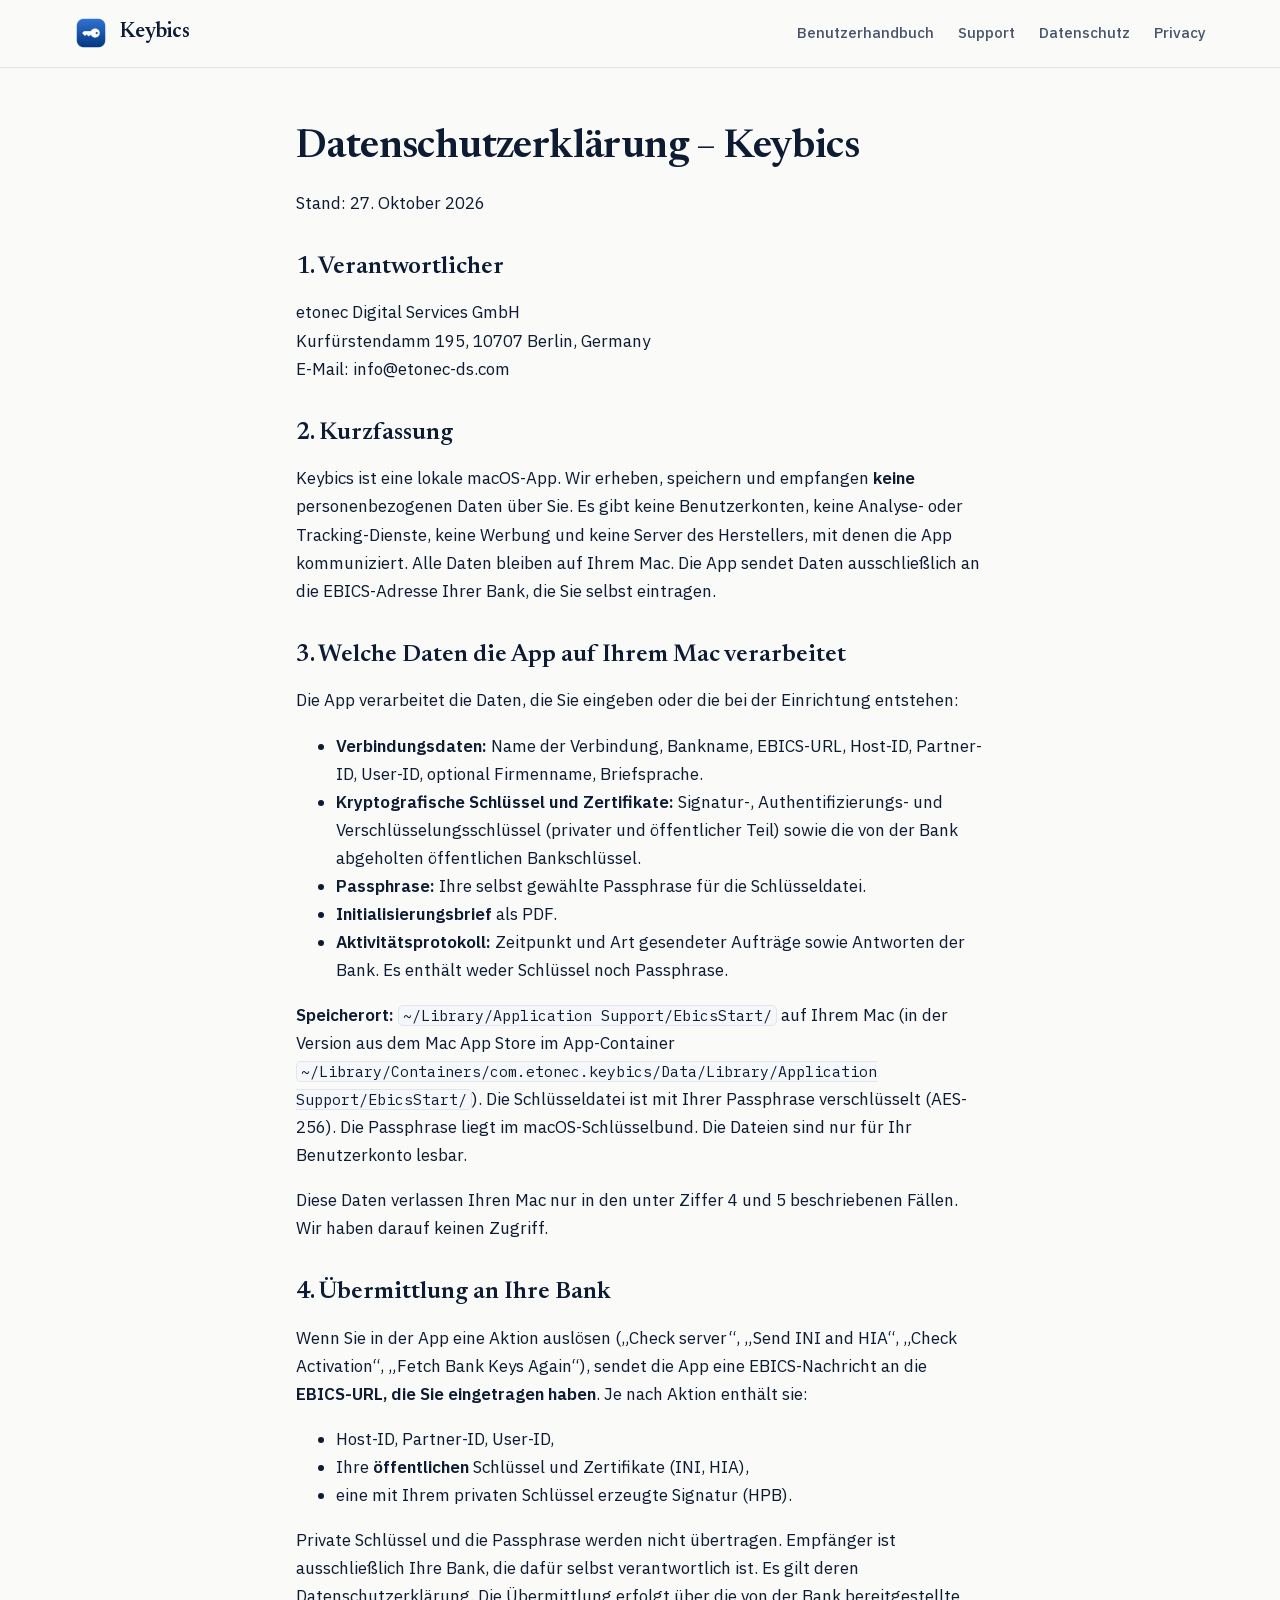
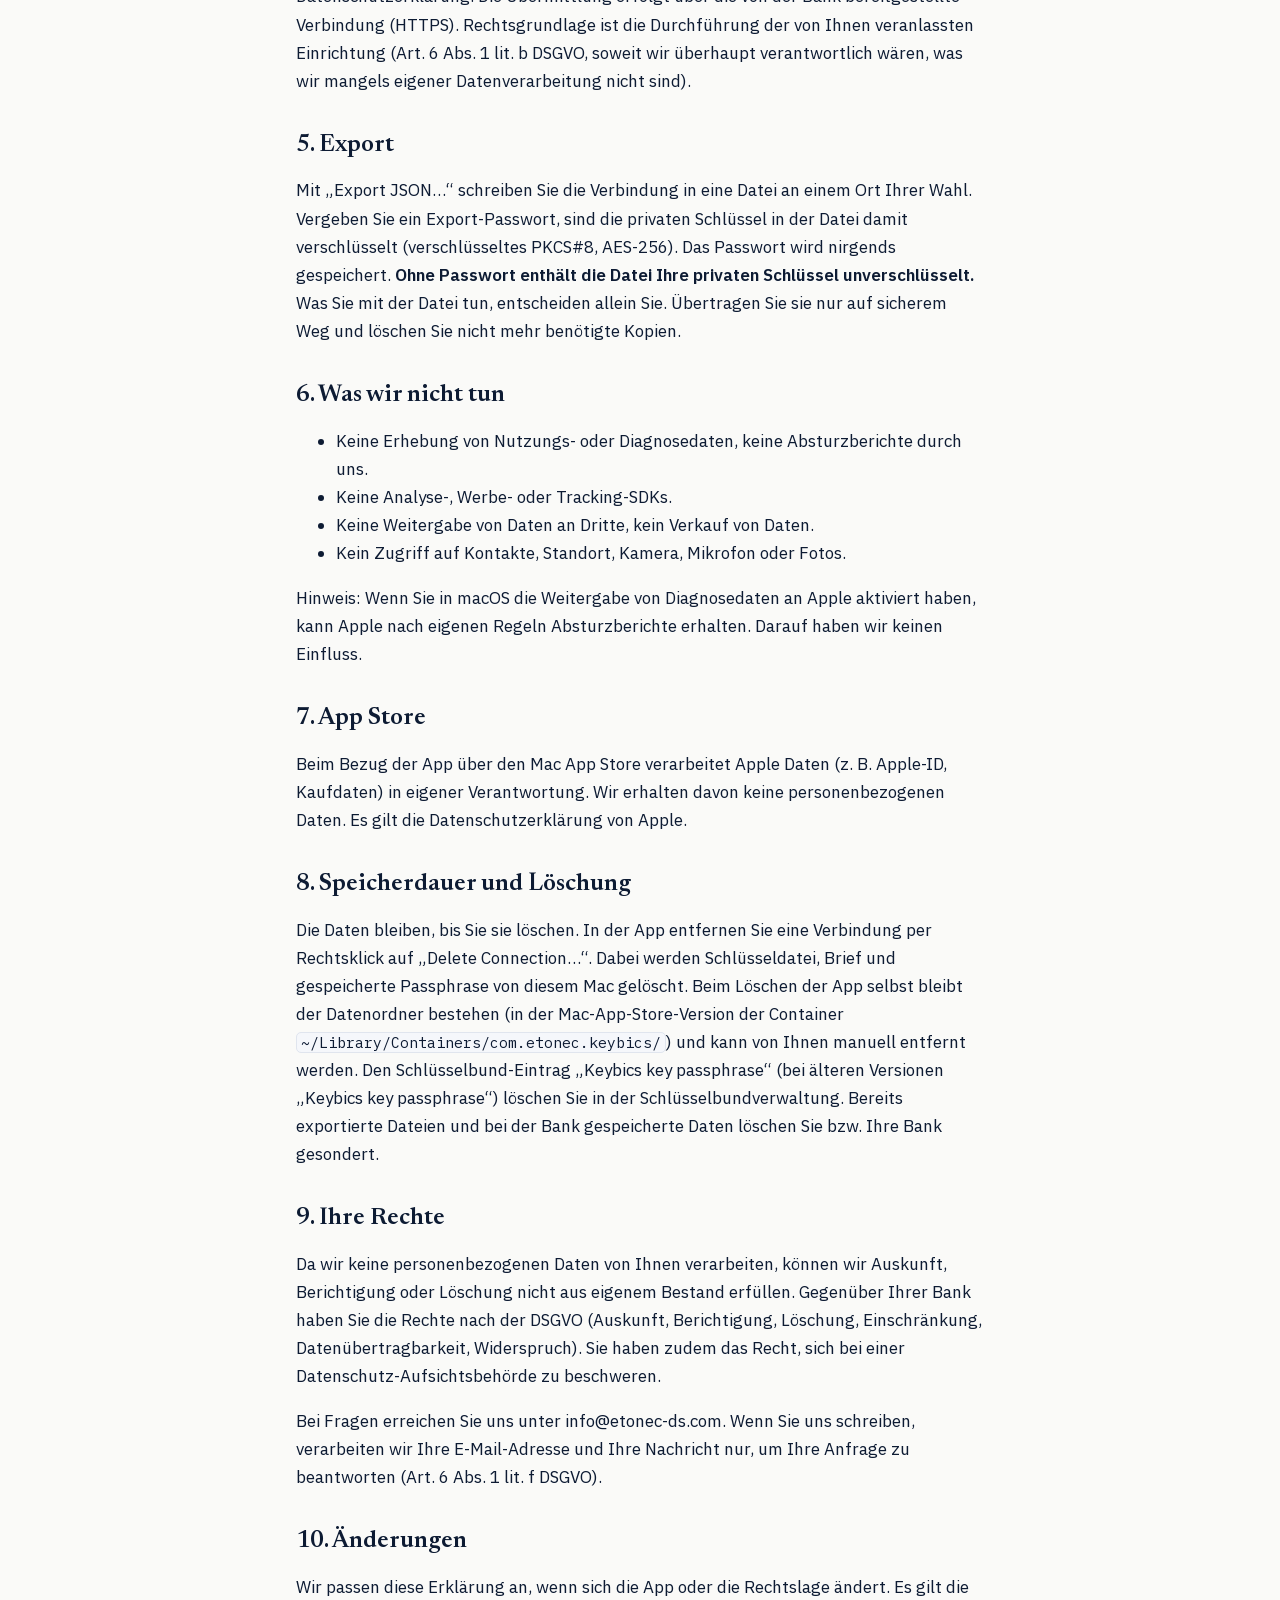
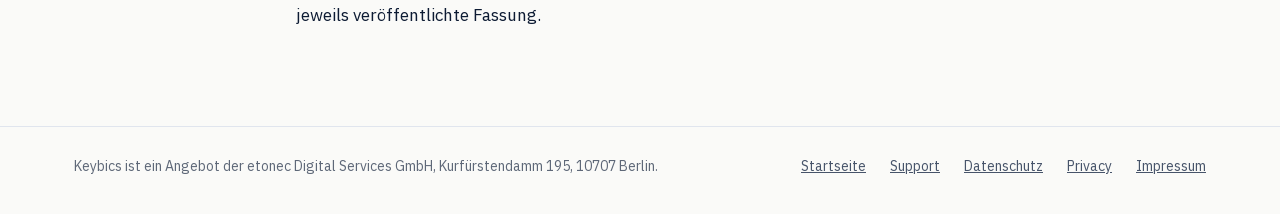
<file: datenschutz.html>
<!doctype html>
<html lang="de">
<head>
<meta charset="utf-8">
<meta name="viewport" content="width=device-width, initial-scale=1">
<title>Datenschutzerklärung – Keybics</title>
<link rel="icon" type="image/png" href="images/icon-64.png">
<link rel="apple-touch-icon" href="images/icon-180.png">
<link rel="stylesheet" href="fonts/fonts.css">
<link rel="stylesheet" href="style.css">
</head>
<body>
<header class="site-header">
<div class="wrap">
<a class="brand" href="index.html"><img src="images/icon-180.png" width="34" height="34" alt="">Keybics</a>
<nav class="site-nav" aria-label="Navigation">
<a href="benutzerhandbuch.html">Benutzerhandbuch</a>
<a href="support.html">Support</a>
<a href="datenschutz.html">Datenschutz</a>
<a href="privacy.html">Privacy</a>
</nav>
</div>
</header>
<main class="doc">
<h1 id="datenschutzerklärung-keybics">Datenschutzerklärung –
Keybics</h1>
<p>Stand: 27. Oktober 2026</p>
<h2 id="verantwortlicher">1. Verantwortlicher</h2>
<p>etonec Digital Services GmbH<br />
Kurfürstendamm 195, 10707 Berlin, Germany<br />
E-Mail: info@etonec-ds.com</p>
<h2 id="kurzfassung">2. Kurzfassung</h2>
<p>Keybics ist eine lokale macOS-App. Wir erheben, speichern und
empfangen <strong>keine</strong> personenbezogenen Daten über Sie. Es
gibt keine Benutzerkonten, keine Analyse- oder Tracking-Dienste, keine
Werbung und keine Server des Herstellers, mit denen die App
kommuniziert. Alle Daten bleiben auf Ihrem Mac. Die App sendet Daten
ausschließlich an die EBICS-Adresse Ihrer Bank, die Sie selbst
eintragen.</p>
<h2 id="welche-daten-die-app-auf-ihrem-mac-verarbeitet">3. Welche Daten
die App auf Ihrem Mac verarbeitet</h2>
<p>Die App verarbeitet die Daten, die Sie eingeben oder die bei der
Einrichtung entstehen:</p>
<ul>
<li><strong>Verbindungsdaten:</strong> Name der Verbindung, Bankname,
EBICS-URL, Host-ID, Partner-ID, User-ID, optional Firmenname,
Briefsprache.</li>
<li><strong>Kryptografische Schlüssel und Zertifikate:</strong>
Signatur-, Authentifizierungs- und Verschlüsselungsschlüssel (privater
und öffentlicher Teil) sowie die von der Bank abgeholten öffentlichen
Bankschlüssel.</li>
<li><strong>Passphrase:</strong> Ihre selbst gewählte Passphrase für die
Schlüsseldatei.</li>
<li><strong>Initialisierungsbrief</strong> als PDF.</li>
<li><strong>Aktivitätsprotokoll:</strong> Zeitpunkt und Art gesendeter
Aufträge sowie Antworten der Bank. Es enthält weder Schlüssel noch
Passphrase.</li>
</ul>
<p><strong>Speicherort:</strong>
<code>~/Library/Application Support/EbicsStart/</code> auf Ihrem Mac (in
der Version aus dem Mac App Store im App-Container
<code>~/Library/Containers/com.etonec.keybics/Data/Library/Application Support/EbicsStart/</code>).
Die Schlüsseldatei ist mit Ihrer Passphrase verschlüsselt (AES-256). Die
Passphrase liegt im macOS-Schlüsselbund. Die Dateien sind nur für Ihr
Benutzerkonto lesbar.</p>
<p>Diese Daten verlassen Ihren Mac nur in den unter Ziffer 4 und 5
beschriebenen Fällen. Wir haben darauf keinen Zugriff.</p>
<h2 id="übermittlung-an-ihre-bank">4. Übermittlung an Ihre Bank</h2>
<p>Wenn Sie in der App eine Aktion auslösen („Check server“, „Send INI
and HIA“, „Check Activation“, „Fetch Bank Keys Again“), sendet die App
eine EBICS-Nachricht an die <strong>EBICS-URL, die Sie eingetragen
haben</strong>. Je nach Aktion enthält sie:</p>
<ul>
<li>Host-ID, Partner-ID, User-ID,</li>
<li>Ihre <strong>öffentlichen</strong> Schlüssel und Zertifikate (INI,
HIA),</li>
<li>eine mit Ihrem privaten Schlüssel erzeugte Signatur (HPB).</li>
</ul>
<p>Private Schlüssel und die Passphrase werden nicht übertragen.
Empfänger ist ausschließlich Ihre Bank, die dafür selbst verantwortlich
ist. Es gilt deren Datenschutzerklärung. Die Übermittlung erfolgt über
die von der Bank bereitgestellte Verbindung (HTTPS). Rechtsgrundlage ist
die Durchführung der von Ihnen veranlassten Einrichtung (Art. 6 Abs. 1
lit. b DSGVO, soweit wir überhaupt verantwortlich wären, was wir mangels
eigener Datenverarbeitung nicht sind).</p>
<h2 id="export">5. Export</h2>
<p>Mit „Export JSON…“ schreiben Sie die Verbindung in eine Datei an
einem Ort Ihrer Wahl. Vergeben Sie ein Export-Passwort, sind die
privaten Schlüssel in der Datei damit verschlüsselt (verschlüsseltes
PKCS#8, AES-256). Das Passwort wird nirgends gespeichert. <strong>Ohne
Passwort enthält die Datei Ihre privaten Schlüssel
unverschlüsselt.</strong> Was Sie mit der Datei tun, entscheiden allein
Sie. Übertragen Sie sie nur auf sicherem Weg und löschen Sie nicht mehr
benötigte Kopien.</p>
<h2 id="was-wir-nicht-tun">6. Was wir nicht tun</h2>
<ul>
<li>Keine Erhebung von Nutzungs- oder Diagnosedaten, keine
Absturzberichte durch uns.</li>
<li>Keine Analyse-, Werbe- oder Tracking-SDKs.</li>
<li>Keine Weitergabe von Daten an Dritte, kein Verkauf von Daten.</li>
<li>Kein Zugriff auf Kontakte, Standort, Kamera, Mikrofon oder
Fotos.</li>
</ul>
<p>Hinweis: Wenn Sie in macOS die Weitergabe von Diagnosedaten an Apple
aktiviert haben, kann Apple nach eigenen Regeln Absturzberichte
erhalten. Darauf haben wir keinen Einfluss.</p>
<h2 id="app-store">7. App Store</h2>
<p>Beim Bezug der App über den Mac App Store verarbeitet Apple Daten (z.
B. Apple-ID, Kaufdaten) in eigener Verantwortung. Wir erhalten davon
keine personenbezogenen Daten. Es gilt die Datenschutzerklärung von
Apple.</p>
<h2 id="speicherdauer-und-löschung">8. Speicherdauer und Löschung</h2>
<p>Die Daten bleiben, bis Sie sie löschen. In der App entfernen Sie eine
Verbindung per Rechtsklick auf „Delete Connection…“. Dabei werden
Schlüsseldatei, Brief und gespeicherte Passphrase von diesem Mac
gelöscht. Beim Löschen der App selbst bleibt der Datenordner bestehen
(in der Mac-App-Store-Version der Container
<code>~/Library/Containers/com.etonec.keybics/</code>) und kann von
Ihnen manuell entfernt werden. Den Schlüsselbund-Eintrag „Keybics key
passphrase“ (bei älteren Versionen „Keybics key passphrase“) löschen Sie
in der Schlüsselbundverwaltung. Bereits exportierte Dateien und bei der
Bank gespeicherte Daten löschen Sie bzw. Ihre Bank gesondert.</p>
<h2 id="ihre-rechte">9. Ihre Rechte</h2>
<p>Da wir keine personenbezogenen Daten von Ihnen verarbeiten, können
wir Auskunft, Berichtigung oder Löschung nicht aus eigenem Bestand
erfüllen. Gegenüber Ihrer Bank haben Sie die Rechte nach der DSGVO
(Auskunft, Berichtigung, Löschung, Einschränkung, Datenübertragbarkeit,
Widerspruch). Sie haben zudem das Recht, sich bei einer
Datenschutz-Aufsichtsbehörde zu beschweren.</p>
<p>Bei Fragen erreichen Sie uns unter info@etonec-ds.com. Wenn Sie uns
schreiben, verarbeiten wir Ihre E-Mail-Adresse und Ihre Nachricht nur,
um Ihre Anfrage zu beantworten (Art. 6 Abs. 1 lit. f DSGVO).</p>
<h2 id="änderungen">10. Änderungen</h2>
<p>Wir passen diese Erklärung an, wenn sich die App oder die Rechtslage
ändert. Es gilt die jeweils veröffentlichte Fassung.</p>
</main>
<footer class="site-footer">
<div class="wrap">
<div>Keybics ist ein Angebot der etonec Digital Services GmbH, Kurfürstendamm 195, 10707 Berlin.</div>
<nav aria-label="Rechtliches">
<a href="index.html">Startseite</a>
<a href="support.html">Support</a>
<a href="datenschutz.html">Datenschutz</a>
<a href="privacy.html">Privacy</a>
<a href="impressum.html">Impressum</a>
</nav>
</div>
</footer>
</body>
</html>
</file>
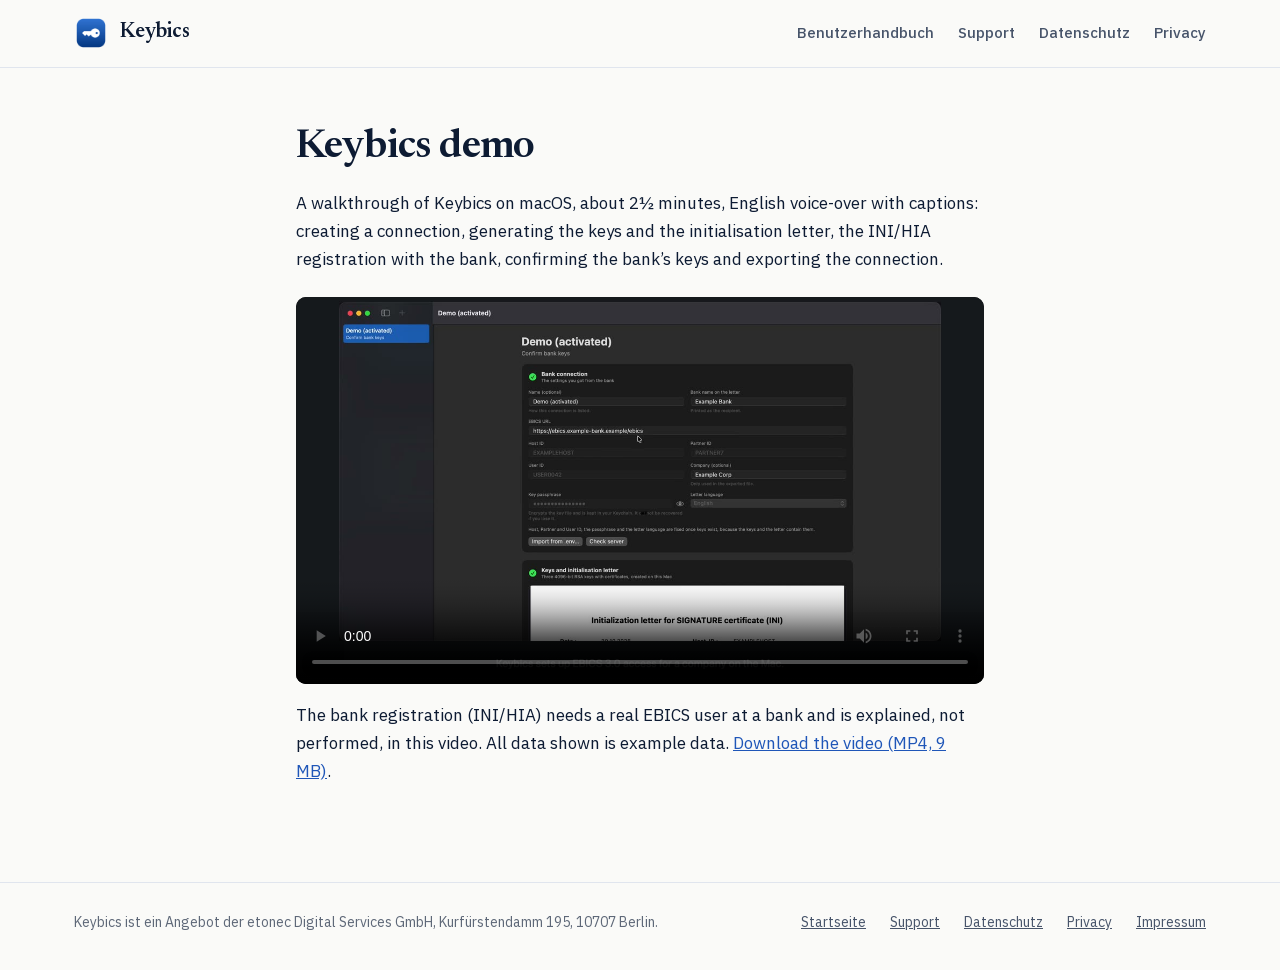
<file: demo.html>
<!doctype html>
<html lang="en">
<head>
<meta charset="utf-8">
<meta name="viewport" content="width=device-width, initial-scale=1">
<title>Demo – Keybics</title>
<link rel="icon" type="image/png" href="images/icon-64.png">
<link rel="apple-touch-icon" href="images/icon-180.png">
<link rel="stylesheet" href="fonts/fonts.css">
<link rel="stylesheet" href="style.css">
<style>
.demo-video { display: block; width: 100%; height: auto; border-radius: 10px; background: #16181D; margin: 1.5rem 0 1rem; }
</style>
</head>
<body>
<header class="site-header">
<div class="wrap">
<a class="brand" href="index.html"><img src="images/icon-180.png" width="34" height="34" alt="">Keybics</a>
<nav class="site-nav" aria-label="Navigation">
<a href="benutzerhandbuch.html">Benutzerhandbuch</a>
<a href="support.html">Support</a>
<a href="datenschutz.html">Datenschutz</a>
<a href="privacy.html">Privacy</a>
</nav>
</div>
</header>
<main class="doc">
<h1 id="demo">Keybics demo</h1>
<p>A walkthrough of Keybics on macOS, about 2½ minutes, English voice-over with captions: creating a connection,
generating the keys and the initialisation letter, the INI/HIA registration with the bank, confirming the bank’s keys
and exporting the connection.</p>
<video class="demo-video" controls playsinline preload="metadata" poster="video/keybics-demo-poster.jpg" width="1920" height="1080">
<source src="video/keybics-demo.mp4" type="video/mp4">
</video>
<p>The bank registration (INI/HIA) needs a real EBICS user at a bank and is explained, not performed, in this video.
All data shown is example data. <a href="video/keybics-demo.mp4" download>Download the video (MP4, 9 MB)</a>.</p>
</main>
<footer class="site-footer">
<div class="wrap">
<div>Keybics ist ein Angebot der etonec Digital Services GmbH, Kurfürstendamm 195, 10707 Berlin.</div>
<nav aria-label="Rechtliches">
<a href="index.html">Startseite</a>
<a href="support.html">Support</a>
<a href="datenschutz.html">Datenschutz</a>
<a href="privacy.html">Privacy</a>
<a href="impressum.html">Impressum</a>
</nav>
</div>
</footer>
</body>
</html>
</file>
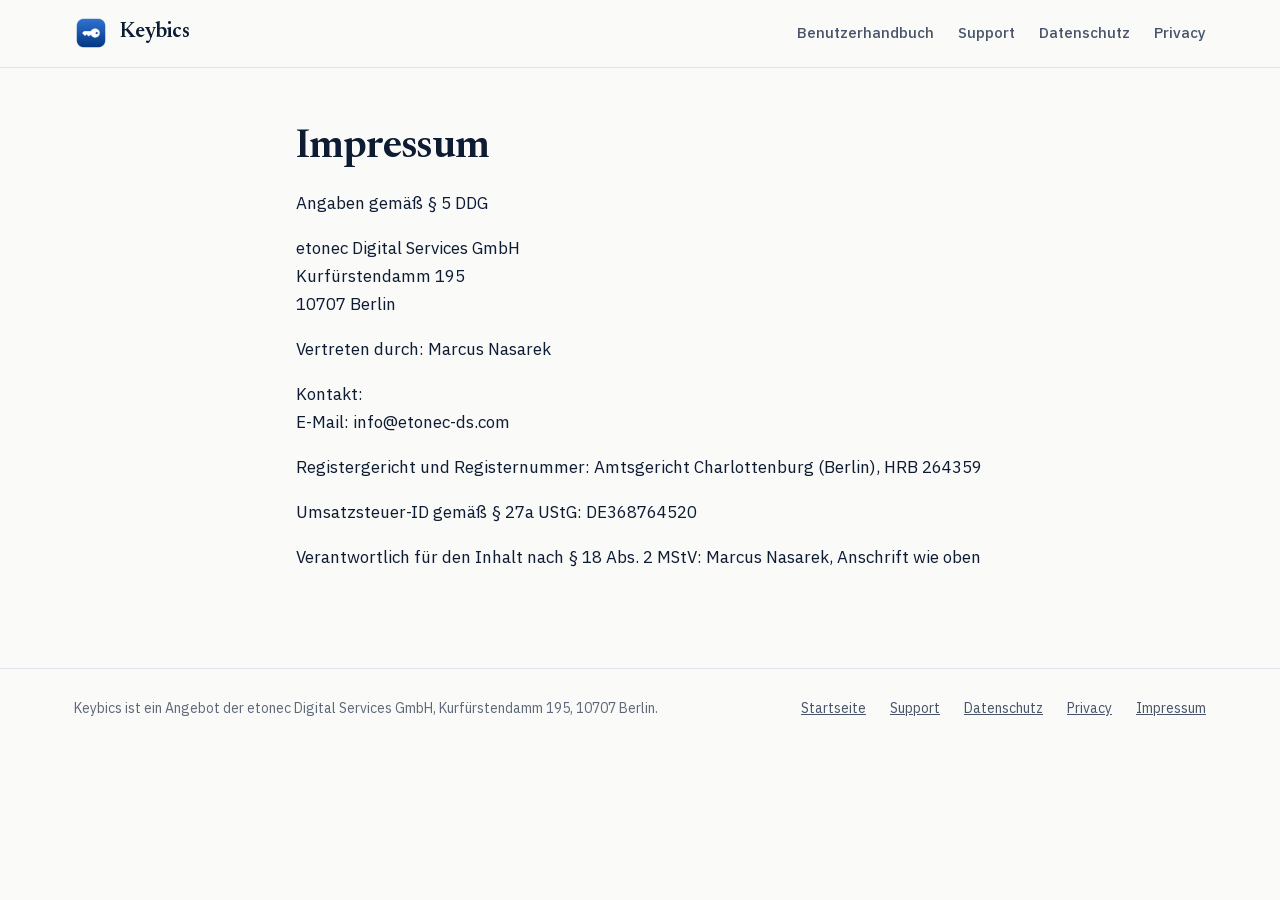
<file: impressum.html>
<!doctype html>
<html lang="de">
<head>
<meta charset="utf-8">
<meta name="viewport" content="width=device-width, initial-scale=1">
<title>Impressum – Keybics</title>
<link rel="icon" type="image/png" href="images/icon-64.png">
<link rel="apple-touch-icon" href="images/icon-180.png">
<link rel="stylesheet" href="fonts/fonts.css">
<link rel="stylesheet" href="style.css">
</head>
<body>
<header class="site-header">
<div class="wrap">
<a class="brand" href="index.html"><img src="images/icon-180.png" width="34" height="34" alt="">Keybics</a>
<nav class="site-nav" aria-label="Navigation">
<a href="benutzerhandbuch.html">Benutzerhandbuch</a>
<a href="support.html">Support</a>
<a href="datenschutz.html">Datenschutz</a>
<a href="privacy.html">Privacy</a>
</nav>
</div>
</header>
<main class="doc">
<h1 id="impressum">Impressum</h1>
<p>Angaben gemäß § 5 DDG</p>
<p>etonec Digital Services GmbH<br />
Kurfürstendamm 195<br />
10707 Berlin</p>
<p>Vertreten durch: Marcus Nasarek</p>
<p>Kontakt:<br />
E-Mail: info@etonec-ds.com</p>
<p>Registergericht und Registernummer: Amtsgericht Charlottenburg
(Berlin), HRB 264359</p>
<p>Umsatzsteuer-ID gemäß § 27a UStG: DE368764520</p>
<p>Verantwortlich für den Inhalt nach § 18 Abs. 2 MStV: Marcus Nasarek,
Anschrift wie oben</p>
</main>
<footer class="site-footer">
<div class="wrap">
<div>Keybics ist ein Angebot der etonec Digital Services GmbH, Kurfürstendamm 195, 10707 Berlin.</div>
<nav aria-label="Rechtliches">
<a href="index.html">Startseite</a>
<a href="support.html">Support</a>
<a href="datenschutz.html">Datenschutz</a>
<a href="privacy.html">Privacy</a>
<a href="impressum.html">Impressum</a>
</nav>
</div>
</footer>
</body>
</html>
</file>
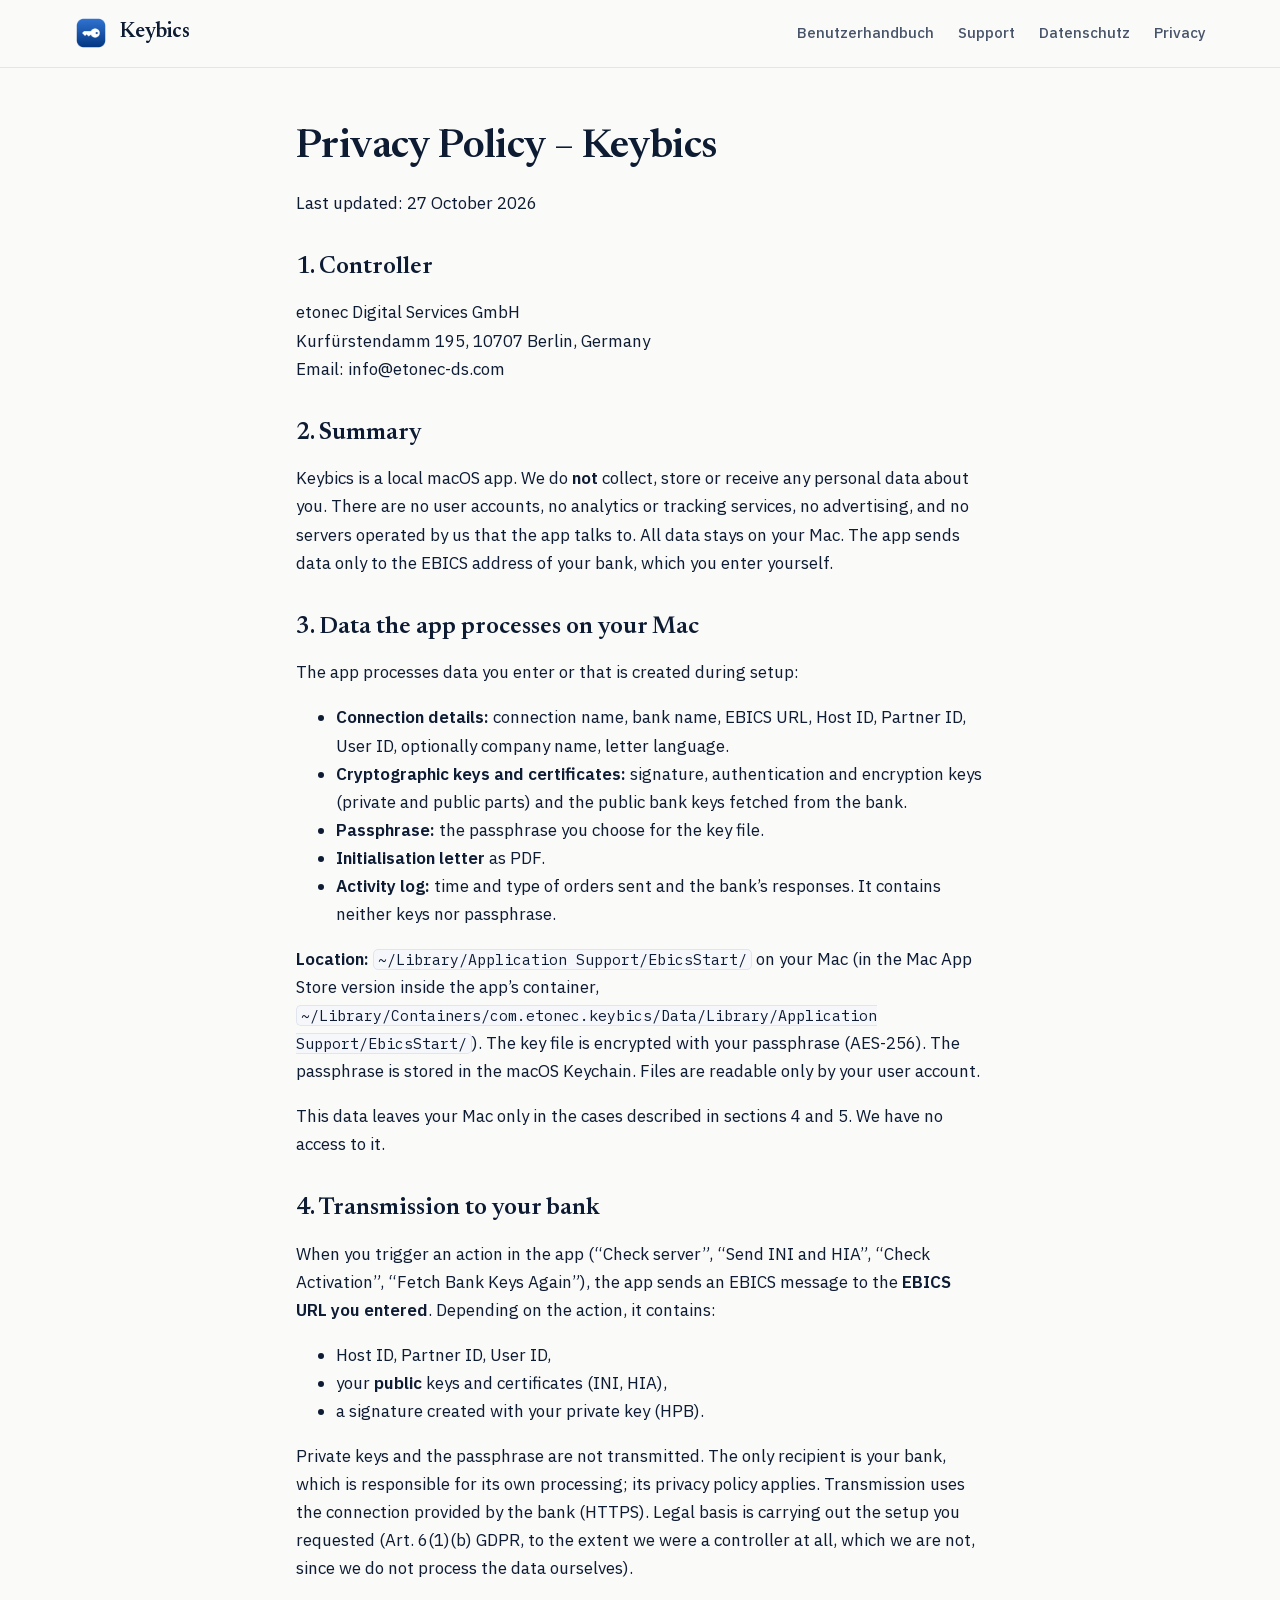
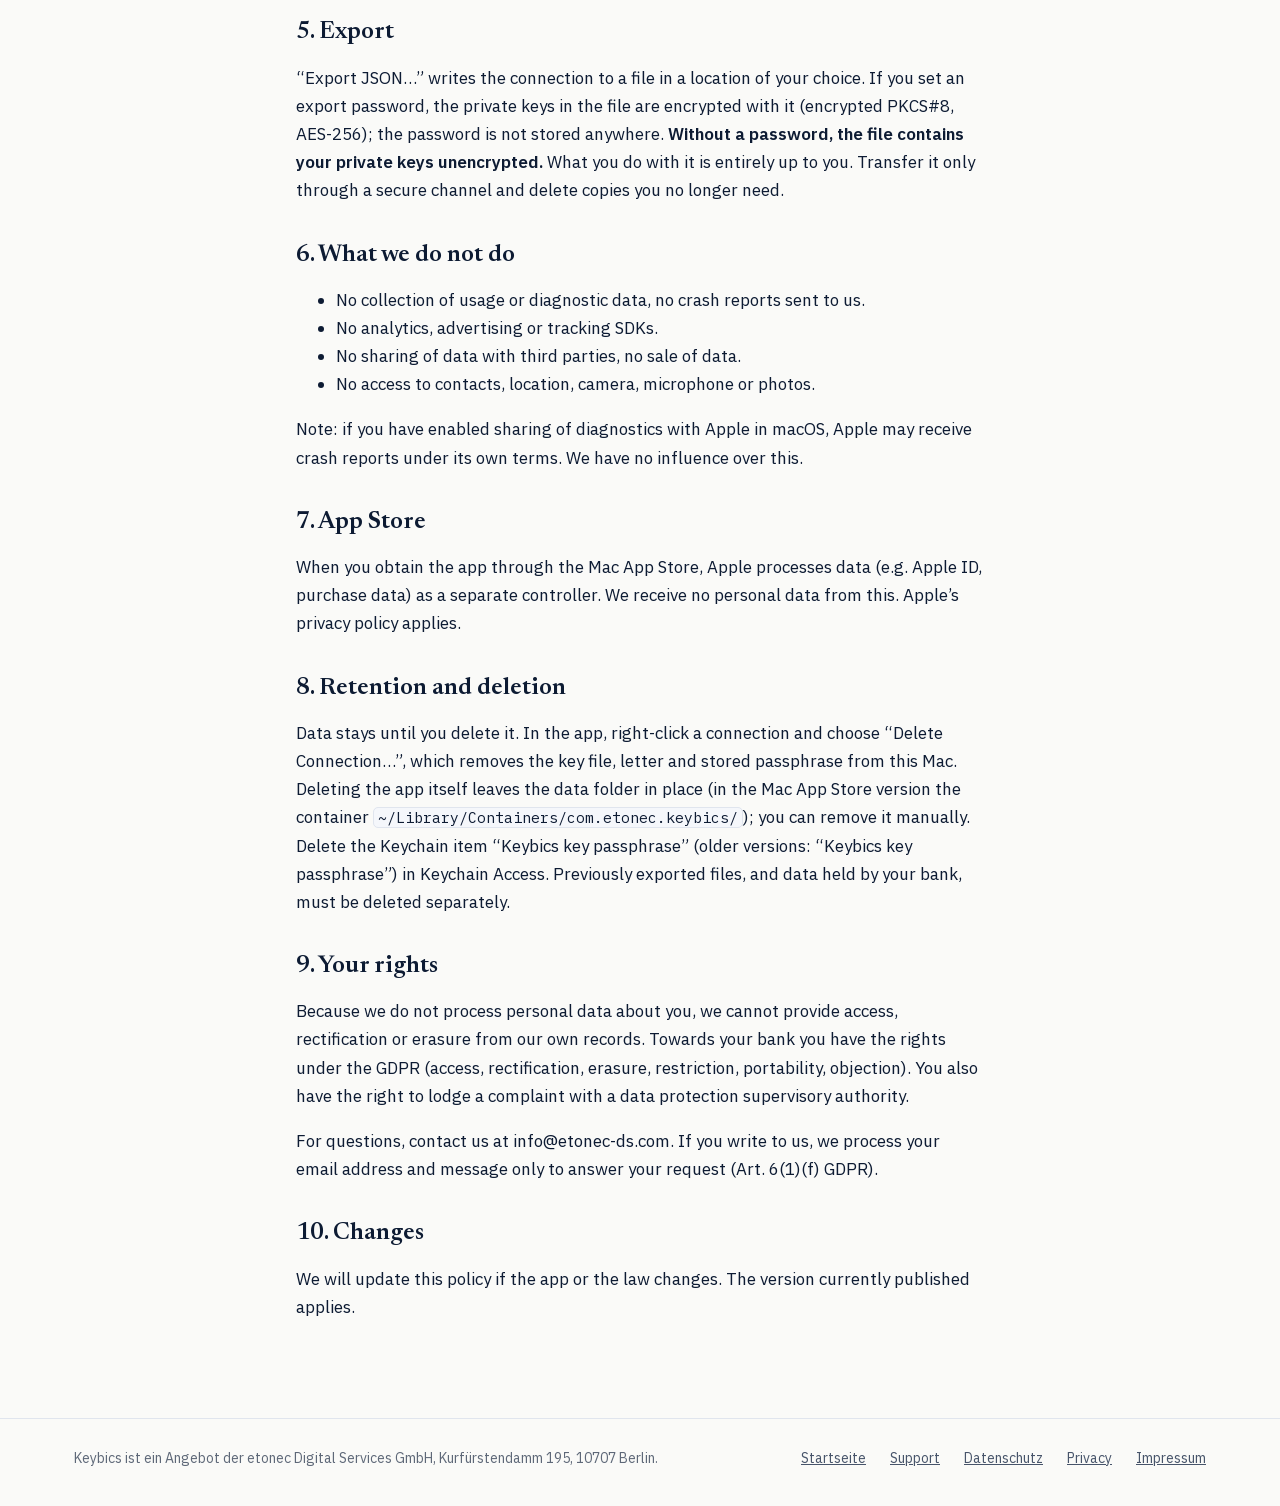
<file: privacy.html>
<!doctype html>
<html lang="en">
<head>
<meta charset="utf-8">
<meta name="viewport" content="width=device-width, initial-scale=1">
<title>Privacy Policy – Keybics</title>
<link rel="icon" type="image/png" href="images/icon-64.png">
<link rel="apple-touch-icon" href="images/icon-180.png">
<link rel="stylesheet" href="fonts/fonts.css">
<link rel="stylesheet" href="style.css">
</head>
<body>
<header class="site-header">
<div class="wrap">
<a class="brand" href="index.html"><img src="images/icon-180.png" width="34" height="34" alt="">Keybics</a>
<nav class="site-nav" aria-label="Navigation">
<a href="benutzerhandbuch.html">Benutzerhandbuch</a>
<a href="support.html">Support</a>
<a href="datenschutz.html">Datenschutz</a>
<a href="privacy.html">Privacy</a>
</nav>
</div>
</header>
<main class="doc">
<h1 id="privacy-policy-keybics">Privacy Policy – Keybics</h1>
<p>Last updated: 27 October 2026</p>
<h2 id="controller">1. Controller</h2>
<p>etonec Digital Services GmbH<br />
Kurfürstendamm 195, 10707 Berlin, Germany<br />
Email: info@etonec-ds.com</p>
<h2 id="summary">2. Summary</h2>
<p>Keybics is a local macOS app. We do <strong>not</strong> collect,
store or receive any personal data about you. There are no user
accounts, no analytics or tracking services, no advertising, and no
servers operated by us that the app talks to. All data stays on your
Mac. The app sends data only to the EBICS address of your bank, which
you enter yourself.</p>
<h2 id="data-the-app-processes-on-your-mac">3. Data the app processes on
your Mac</h2>
<p>The app processes data you enter or that is created during setup:</p>
<ul>
<li><strong>Connection details:</strong> connection name, bank name,
EBICS URL, Host ID, Partner ID, User ID, optionally company name, letter
language.</li>
<li><strong>Cryptographic keys and certificates:</strong> signature,
authentication and encryption keys (private and public parts) and the
public bank keys fetched from the bank.</li>
<li><strong>Passphrase:</strong> the passphrase you choose for the key
file.</li>
<li><strong>Initialisation letter</strong> as PDF.</li>
<li><strong>Activity log:</strong> time and type of orders sent and the
bank’s responses. It contains neither keys nor passphrase.</li>
</ul>
<p><strong>Location:</strong>
<code>~/Library/Application Support/EbicsStart/</code> on your Mac (in
the Mac App Store version inside the app’s container,
<code>~/Library/Containers/com.etonec.keybics/Data/Library/Application Support/EbicsStart/</code>).
The key file is encrypted with your passphrase (AES-256). The passphrase
is stored in the macOS Keychain. Files are readable only by your user
account.</p>
<p>This data leaves your Mac only in the cases described in sections 4
and 5. We have no access to it.</p>
<h2 id="transmission-to-your-bank">4. Transmission to your bank</h2>
<p>When you trigger an action in the app (“Check server”, “Send INI and
HIA”, “Check Activation”, “Fetch Bank Keys Again”), the app sends an
EBICS message to the <strong>EBICS URL you entered</strong>. Depending
on the action, it contains:</p>
<ul>
<li>Host ID, Partner ID, User ID,</li>
<li>your <strong>public</strong> keys and certificates (INI, HIA),</li>
<li>a signature created with your private key (HPB).</li>
</ul>
<p>Private keys and the passphrase are not transmitted. The only
recipient is your bank, which is responsible for its own processing; its
privacy policy applies. Transmission uses the connection provided by the
bank (HTTPS). Legal basis is carrying out the setup you requested (Art.
6(1)(b) GDPR, to the extent we were a controller at all, which we are
not, since we do not process the data ourselves).</p>
<h2 id="export">5. Export</h2>
<p>“Export JSON…” writes the connection to a file in a location of your
choice. If you set an export password, the private keys in the file are
encrypted with it (encrypted PKCS#8, AES-256); the password is not
stored anywhere. <strong>Without a password, the file contains your
private keys unencrypted.</strong> What you do with it is entirely up to
you. Transfer it only through a secure channel and delete copies you no
longer need.</p>
<h2 id="what-we-do-not-do">6. What we do not do</h2>
<ul>
<li>No collection of usage or diagnostic data, no crash reports sent to
us.</li>
<li>No analytics, advertising or tracking SDKs.</li>
<li>No sharing of data with third parties, no sale of data.</li>
<li>No access to contacts, location, camera, microphone or photos.</li>
</ul>
<p>Note: if you have enabled sharing of diagnostics with Apple in macOS,
Apple may receive crash reports under its own terms. We have no
influence over this.</p>
<h2 id="app-store">7. App Store</h2>
<p>When you obtain the app through the Mac App Store, Apple processes
data (e.g. Apple ID, purchase data) as a separate controller. We receive
no personal data from this. Apple’s privacy policy applies.</p>
<h2 id="retention-and-deletion">8. Retention and deletion</h2>
<p>Data stays until you delete it. In the app, right-click a connection
and choose “Delete Connection…”, which removes the key file, letter and
stored passphrase from this Mac. Deleting the app itself leaves the data
folder in place (in the Mac App Store version the container
<code>~/Library/Containers/com.etonec.keybics/</code>); you can remove
it manually. Delete the Keychain item “Keybics key passphrase” (older
versions: “Keybics key passphrase”) in Keychain Access. Previously
exported files, and data held by your bank, must be deleted
separately.</p>
<h2 id="your-rights">9. Your rights</h2>
<p>Because we do not process personal data about you, we cannot provide
access, rectification or erasure from our own records. Towards your bank
you have the rights under the GDPR (access, rectification, erasure,
restriction, portability, objection). You also have the right to lodge a
complaint with a data protection supervisory authority.</p>
<p>For questions, contact us at info@etonec-ds.com. If you write to us,
we process your email address and message only to answer your request
(Art. 6(1)(f) GDPR).</p>
<h2 id="changes">10. Changes</h2>
<p>We will update this policy if the app or the law changes. The version
currently published applies.</p>
</main>
<footer class="site-footer">
<div class="wrap">
<div>Keybics ist ein Angebot der etonec Digital Services GmbH, Kurfürstendamm 195, 10707 Berlin.</div>
<nav aria-label="Rechtliches">
<a href="index.html">Startseite</a>
<a href="support.html">Support</a>
<a href="datenschutz.html">Datenschutz</a>
<a href="privacy.html">Privacy</a>
<a href="impressum.html">Impressum</a>
</nav>
</div>
</footer>
</body>
</html>
</file>
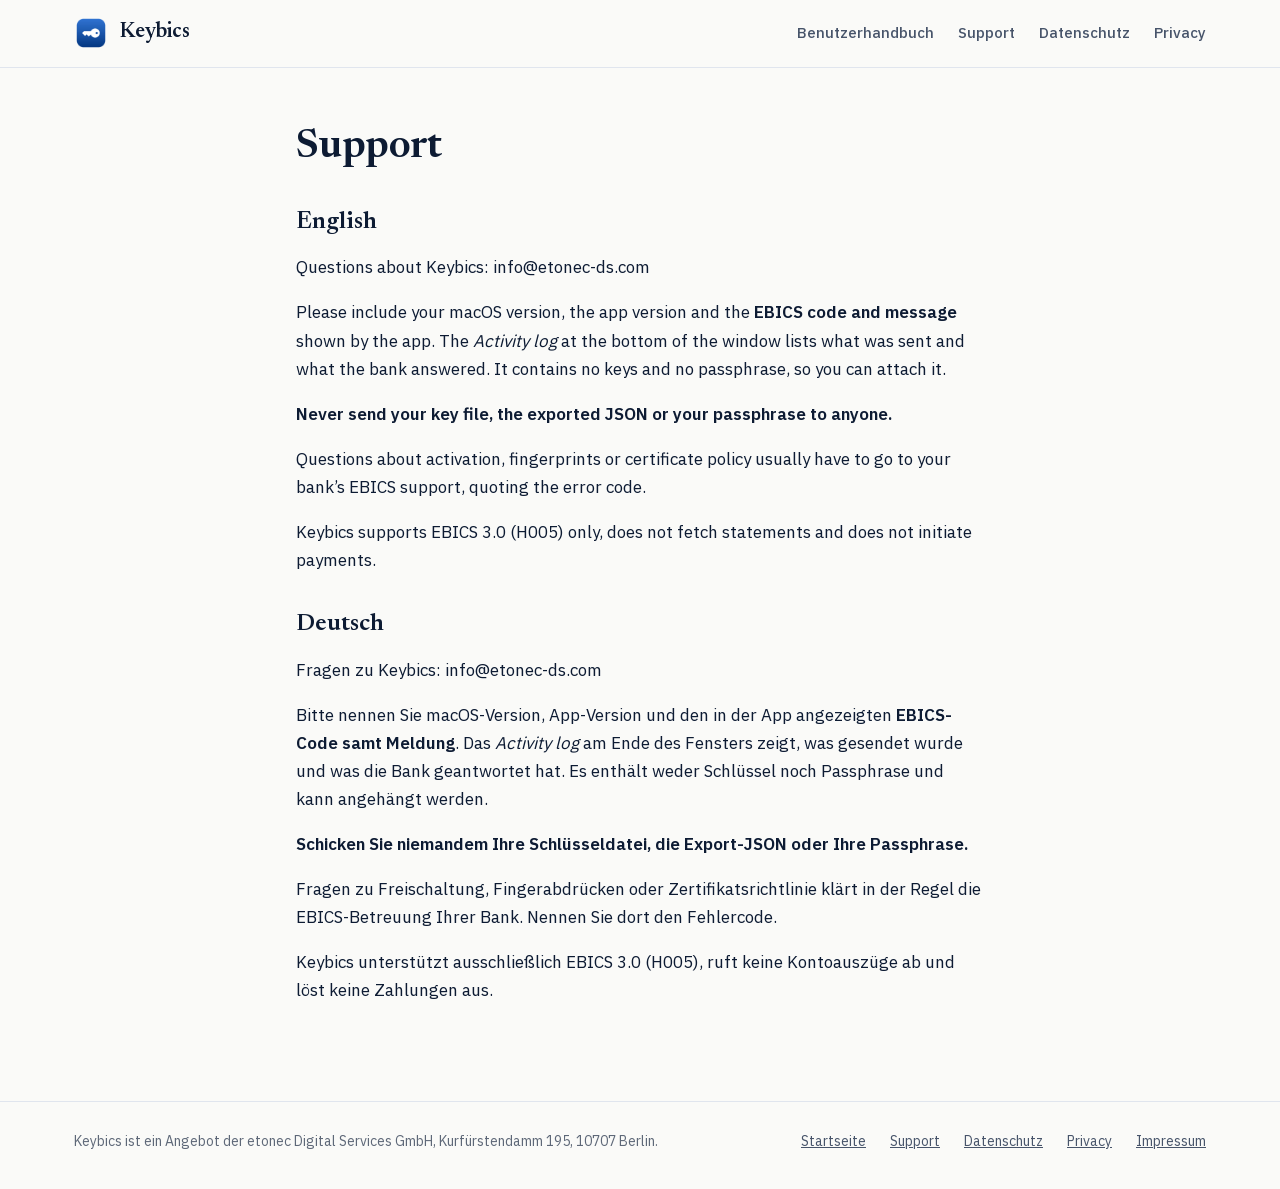
<file: support.html>
<!doctype html>
<html lang="en">
<head>
<meta charset="utf-8">
<meta name="viewport" content="width=device-width, initial-scale=1">
<title>Support – Keybics</title>
<link rel="icon" type="image/png" href="images/icon-64.png">
<link rel="apple-touch-icon" href="images/icon-180.png">
<link rel="stylesheet" href="fonts/fonts.css">
<link rel="stylesheet" href="style.css">
</head>
<body>
<header class="site-header">
<div class="wrap">
<a class="brand" href="index.html"><img src="images/icon-180.png" width="34" height="34" alt="">Keybics</a>
<nav class="site-nav" aria-label="Navigation">
<a href="benutzerhandbuch.html">Benutzerhandbuch</a>
<a href="support.html">Support</a>
<a href="datenschutz.html">Datenschutz</a>
<a href="privacy.html">Privacy</a>
</nav>
</div>
</header>
<main class="doc">
<h1 id="support">Support</h1>
<h2 id="english">English</h2>
<p>Questions about Keybics: info@etonec-ds.com</p>
<p>Please include your macOS version, the app version and the
<strong>EBICS code and message</strong> shown by the app. The
<em>Activity log</em> at the bottom of the window lists what was sent
and what the bank answered. It contains no keys and no passphrase, so
you can attach it.</p>
<p><strong>Never send your key file, the exported JSON or your
passphrase to anyone.</strong></p>
<p>Questions about activation, fingerprints or certificate policy
usually have to go to your bank’s EBICS support, quoting the error
code.</p>
<p>Keybics supports EBICS 3.0 (H005) only, does not fetch statements and
does not initiate payments.</p>
<h2 id="deutsch">Deutsch</h2>
<p>Fragen zu Keybics: info@etonec-ds.com</p>
<p>Bitte nennen Sie macOS-Version, App-Version und den in der App
angezeigten <strong>EBICS-Code samt Meldung</strong>. Das <em>Activity
log</em> am Ende des Fensters zeigt, was gesendet wurde und was die Bank
geantwortet hat. Es enthält weder Schlüssel noch Passphrase und kann
angehängt werden.</p>
<p><strong>Schicken Sie niemandem Ihre Schlüsseldatei, die Export-JSON
oder Ihre Passphrase.</strong></p>
<p>Fragen zu Freischaltung, Fingerabdrücken oder Zertifikatsrichtlinie
klärt in der Regel die EBICS-Betreuung Ihrer Bank. Nennen Sie dort den
Fehlercode.</p>
<p>Keybics unterstützt ausschließlich EBICS 3.0 (H005), ruft keine
Kontoauszüge ab und löst keine Zahlungen aus.</p>
</main>
<footer class="site-footer">
<div class="wrap">
<div>Keybics ist ein Angebot der etonec Digital Services GmbH, Kurfürstendamm 195, 10707 Berlin.</div>
<nav aria-label="Rechtliches">
<a href="index.html">Startseite</a>
<a href="support.html">Support</a>
<a href="datenschutz.html">Datenschutz</a>
<a href="privacy.html">Privacy</a>
<a href="impressum.html">Impressum</a>
</nav>
</div>
</footer>
</body>
</html>
</file>
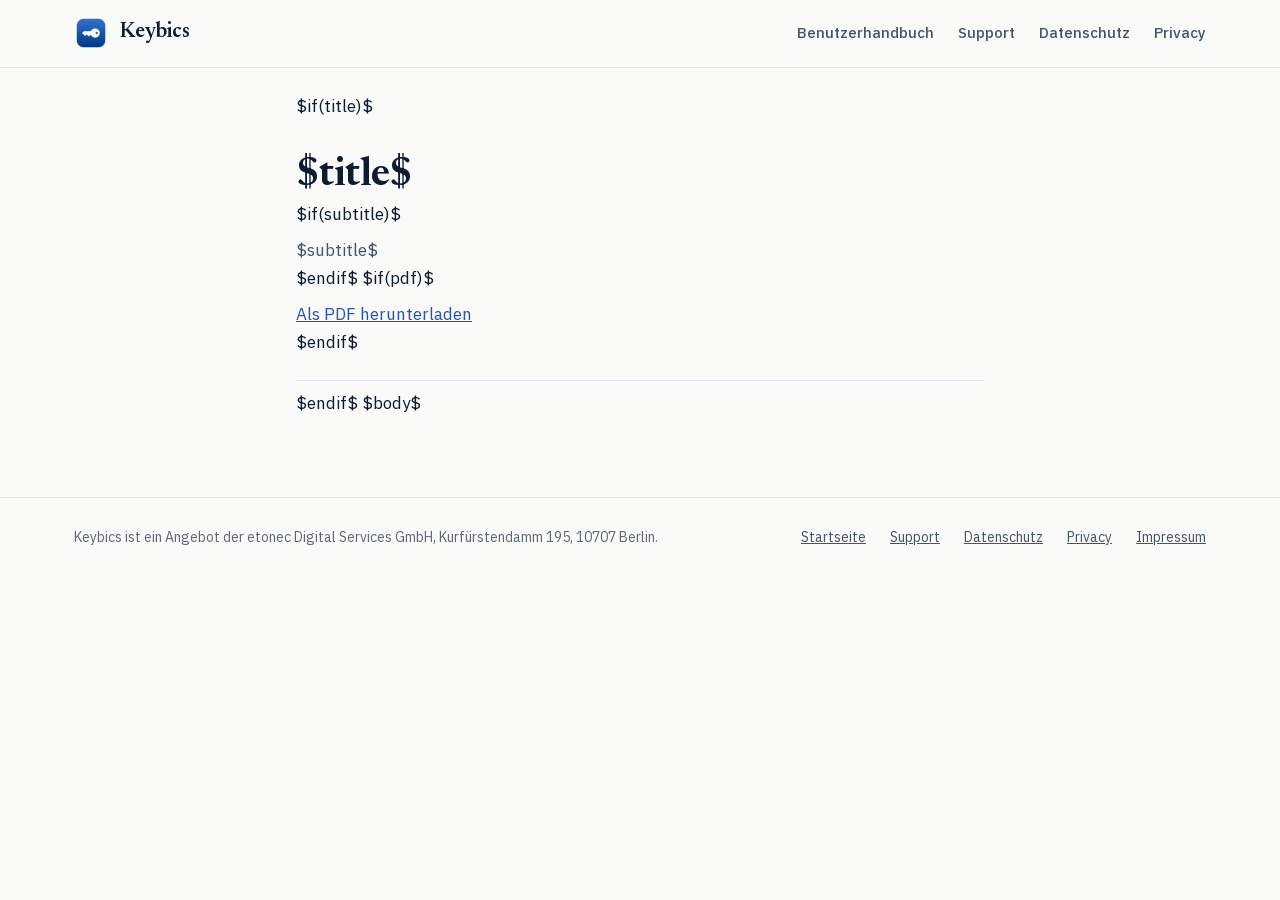
<file: template.html>
<!doctype html>
<html lang="$lang$">
<head>
<meta charset="utf-8">
<meta name="viewport" content="width=device-width, initial-scale=1">
<title>$pagetitle$</title>
<link rel="icon" type="image/png" href="images/icon-64.png">
<link rel="apple-touch-icon" href="images/icon-180.png">
<link rel="stylesheet" href="fonts/fonts.css">
<link rel="stylesheet" href="style.css">
</head>
<body>
<header class="site-header">
<div class="wrap">
<a class="brand" href="index.html"><img src="images/icon-180.png" width="34" height="34" alt="">Keybics</a>
<nav class="site-nav" aria-label="Navigation">
<a href="benutzerhandbuch.html">Benutzerhandbuch</a>
<a href="support.html">Support</a>
<a href="datenschutz.html">Datenschutz</a>
<a href="privacy.html">Privacy</a>
</nav>
</div>
</header>
<main class="doc">
$if(title)$
<header class="doc-title">
<h1>$title$</h1>
$if(subtitle)$<p>$subtitle$</p>$endif$
$if(pdf)$<p><a href="$pdf$">Als PDF herunterladen</a></p>$endif$
</header>
$endif$
$body$
</main>
<footer class="site-footer">
<div class="wrap">
<div>Keybics ist ein Angebot der etonec Digital Services GmbH, Kurfürstendamm 195, 10707 Berlin.</div>
<nav aria-label="Rechtliches">
<a href="index.html">Startseite</a>
<a href="support.html">Support</a>
<a href="datenschutz.html">Datenschutz</a>
<a href="privacy.html">Privacy</a>
<a href="impressum.html">Impressum</a>
</nav>
</div>
</footer>
</body>
</html>
</file>
<file: fonts/fonts.css>
/* Self-hosted, Latin subset (SIL Open Font License). No requests to Google. */
@font-face { font-family: "IBM Plex Sans"; font-style: normal; font-weight: 400 600; font-display: swap; src: url(plex-sans.woff2) format("woff2"); unicode-range: U+0000-00FF,U+0131,U+0152-0153,U+02BB-02BC,U+02C6,U+02DA,U+02DC,U+0304,U+0308,U+0329,U+2000-206F,U+20AC,U+2122,U+2191,U+2193,U+2212,U+2215,U+FEFF,U+FFFD; }
@font-face { font-family: "IBM Plex Mono"; font-style: normal; font-weight: 400; font-display: swap; src: url(plex-mono-400.woff2) format("woff2"); unicode-range: U+0000-00FF,U+0131,U+0152-0153,U+02BB-02BC,U+02C6,U+02DA,U+02DC,U+0304,U+0308,U+0329,U+2000-206F,U+20AC,U+2122,U+2191,U+2193,U+2212,U+2215,U+FEFF,U+FFFD; }
@font-face { font-family: "IBM Plex Mono"; font-style: normal; font-weight: 500; font-display: swap; src: url(plex-mono-500.woff2) format("woff2"); unicode-range: U+0000-00FF,U+0131,U+0152-0153,U+02BB-02BC,U+02C6,U+02DA,U+02DC,U+0304,U+0308,U+0329,U+2000-206F,U+20AC,U+2122,U+2191,U+2193,U+2212,U+2215,U+FEFF,U+FFFD; }
@font-face { font-family: "Newsreader"; font-style: normal; font-weight: 500 600; font-display: swap; src: url(newsreader.woff2) format("woff2"); unicode-range: U+0000-00FF,U+0131,U+0152-0153,U+02BB-02BC,U+02C6,U+02DA,U+02DC,U+0304,U+0308,U+0329,U+2000-206F,U+20AC,U+2122,U+2191,U+2193,U+2212,U+2215,U+FEFF,U+FFFD; }
</file>
<file: style.css>
/* Subpages (handbook, legal, support). The landing page carries its own styles; the tokens match. */
:root {
  --bg: #FAFAF8; --card: #FFFFFF; --card-inset: #F5F7FB;
  --fg: #0D1B33; --muted: #47546A; --subtle: #5E6878;
  --accent: #1F56B8; --rule: #E0E5EE; --rule-strong: #D1D8E4;
  --note-bg: #EDF3FD; --note-border: #1F56B8;
  --warn-bg: #FBF5E8; --warn-border: #D9A441; --warn-fg: #4A3205;
  --display: "Newsreader", Georgia, "Times New Roman", serif;
  --body: "IBM Plex Sans", -apple-system, "Helvetica Neue", Arial, sans-serif;
  --mono: "IBM Plex Mono", ui-monospace, Menlo, monospace;
}
@media (prefers-color-scheme: dark) { :root:not([data-theme="light"]) {
  --bg: #0E131B; --card: #161E2A; --card-inset: #1A2331;
  --fg: #E7EAF0; --muted: #9BA6B7; --subtle: #8893A4;
  --accent: #8DB2F2; --rule: #263041; --rule-strong: #323D50;
  --note-bg: #16233A; --note-border: #8DB2F2;
  --warn-bg: #3A2F14; --warn-border: #A88232; --warn-fg: #E8C87A;
  color-scheme: dark;
} }
:root[data-theme="dark"] {
  --bg: #0E131B; --card: #161E2A; --card-inset: #1A2331;
  --fg: #E7EAF0; --muted: #9BA6B7; --subtle: #8893A4;
  --accent: #8DB2F2; --rule: #263041; --rule-strong: #323D50;
  --note-bg: #16233A; --note-border: #8DB2F2;
  --warn-bg: #3A2F14; --warn-border: #A88232; --warn-fg: #E8C87A;
  color-scheme: dark;
}
* { box-sizing: border-box; }
body { margin: 0; background: var(--bg); color: var(--fg); font-family: var(--body); font-size: 17px; line-height: 1.65; -webkit-font-smoothing: antialiased; }
a { color: var(--accent); }
img { max-width: 100%; height: auto; }
.wrap { max-width: 1180px; margin: 0 auto; padding-inline: 24px; }

.site-header { border-bottom: 1px solid var(--rule); }
.site-header .wrap { display: flex; flex-wrap: wrap; align-items: center; justify-content: space-between; gap: 12px 32px; padding-block: 16px; }
.brand { display: flex; align-items: center; gap: 12px; text-decoration: none; color: var(--fg); font-family: var(--display); font-weight: 600; font-size: 21px; }
.brand img { width: 34px; height: 34px; }
.site-nav { display: flex; flex-wrap: wrap; gap: 8px 24px; font-size: 15px; font-weight: 500; }
.site-nav a { color: var(--muted); text-decoration: none; }
.site-nav a:hover { color: var(--fg); }

.doc { max-width: 46rem; margin: 0 auto; padding: 24px 24px 80px; }
.doc-title { padding: 32px 0 24px; margin-bottom: 8px; border-bottom: 1px solid var(--rule); }
.doc-title h1 { margin: 0; }
.doc-title p { margin: 8px 0 0; color: var(--muted); }
h1, h2, h3 { font-family: var(--display); font-weight: 600; line-height: 1.2; text-wrap: balance; }
h1 { font-size: clamp(30px, 4vw, 40px); letter-spacing: -.015em; margin: 48px 0 12px; }
h2 { font-size: 24px; margin: 36px 0 8px; }
h3 { font-size: 19px; margin: 28px 0 6px; }
.doc > h1:first-child { margin-top: 32px; }
p, li { color: var(--fg); }
code { font: .88em var(--mono); background: var(--card-inset); border: 1px solid var(--rule); border-radius: 5px; padding: 0 4px; overflow-wrap: anywhere; }
pre code { display: block; padding: 12px 14px; overflow-x: auto; }
table { width: 100%; border-collapse: collapse; margin: 16px 0 24px; font-size: 15px; display: block; overflow-x: auto; }
th, td { text-align: left; vertical-align: top; padding: 8px 12px; border-bottom: 1px solid var(--rule); }
th { font-weight: 600; border-bottom: 2px solid var(--rule-strong); }
figure { margin: 24px 0 28px; text-align: center; }
figure img { border: 1px solid var(--rule-strong); border-radius: 12px; background: var(--card); }
figure img.letter { max-width: 62%; }
figcaption { font-size: 14px; color: var(--subtle); margin-top: 8px; }
.note, .warn { padding: 14px 18px; border-radius: 10px; margin: 20px 0; border-left: 4px solid; }
.note { background: var(--note-bg); border-color: var(--note-border); }
.warn { background: var(--warn-bg); border-color: var(--warn-border); color: var(--warn-fg); }
.warn p, .warn strong { color: inherit; }
.note p, .warn p { margin: 0; }
hr { border: 0; border-top: 1px solid var(--rule); margin: 32px 0; }

.site-footer { border-top: 1px solid var(--rule); }
.site-footer .wrap { display: flex; flex-wrap: wrap; justify-content: space-between; gap: 16px 32px; padding-block: 28px 36px; font-size: 14px; color: var(--subtle); }
.site-footer nav { display: flex; flex-wrap: wrap; gap: 8px 24px; }
.site-footer a { color: var(--muted); }
</file>
